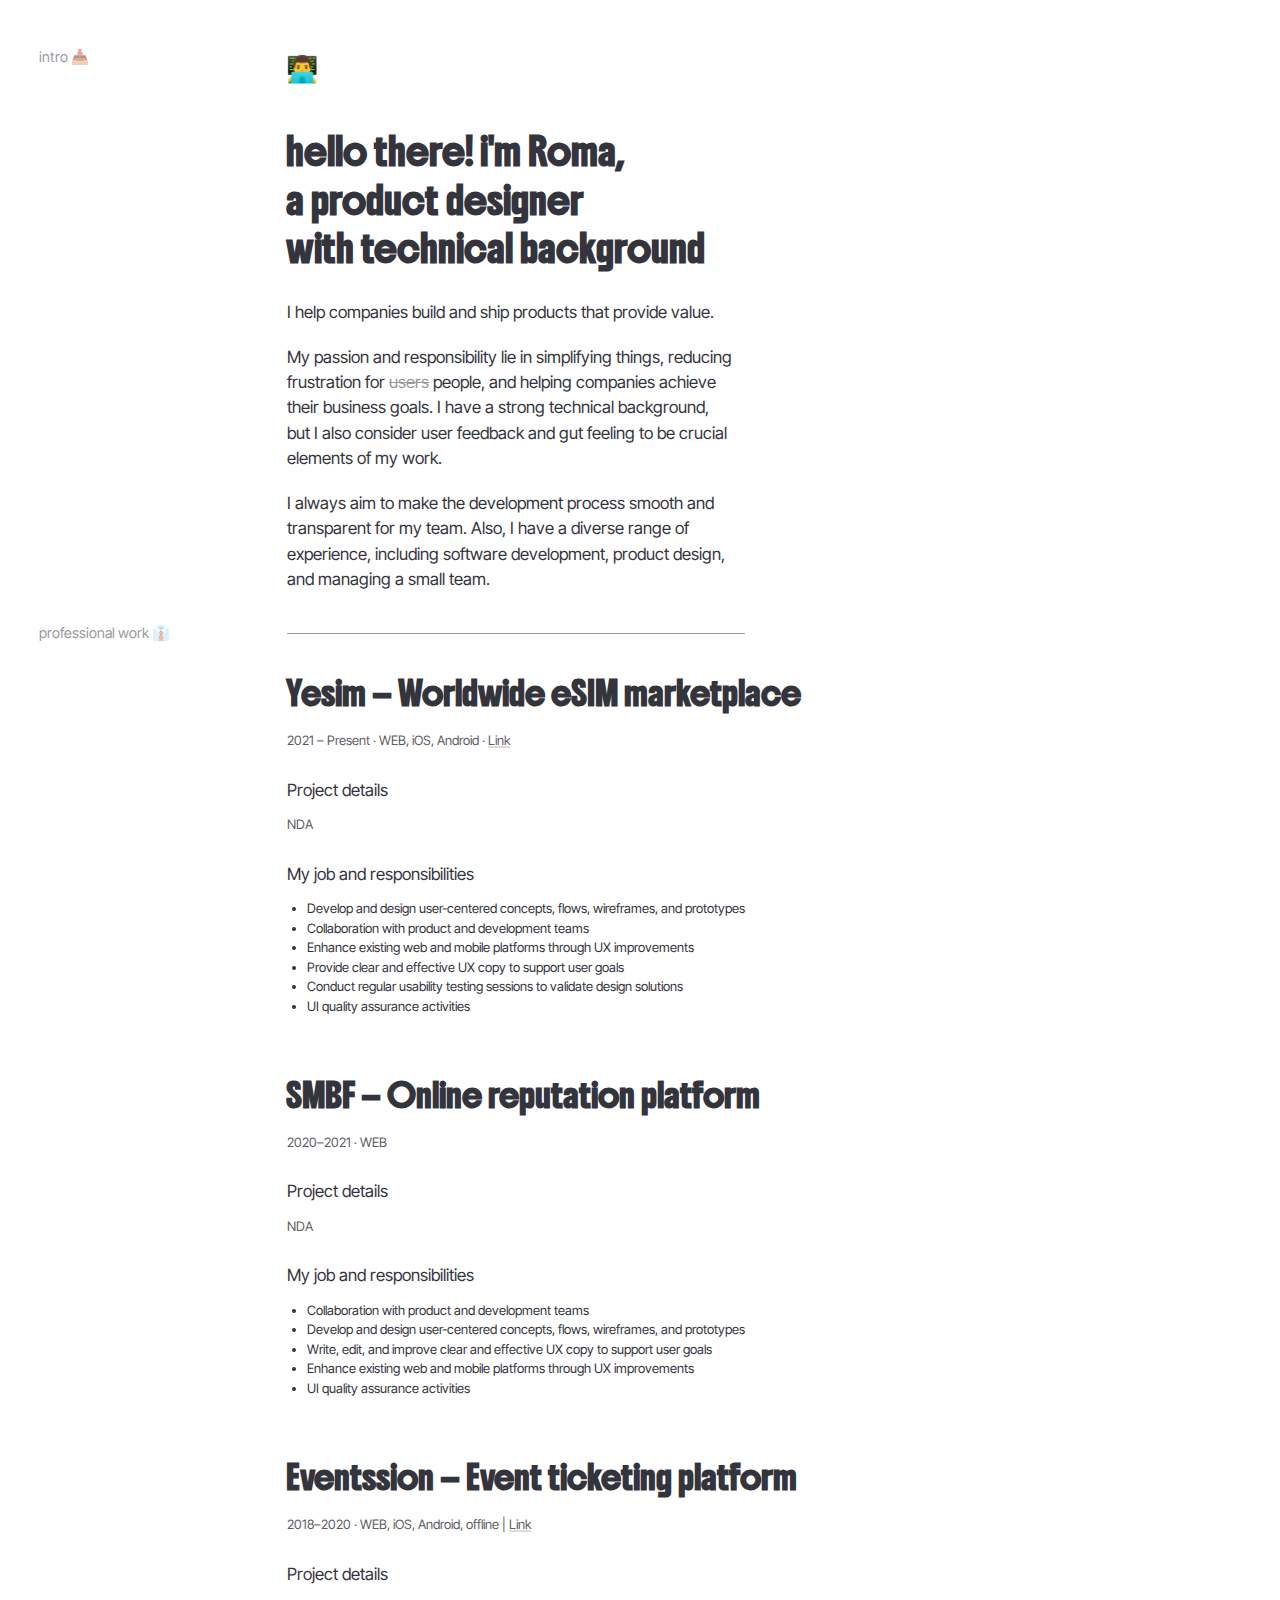
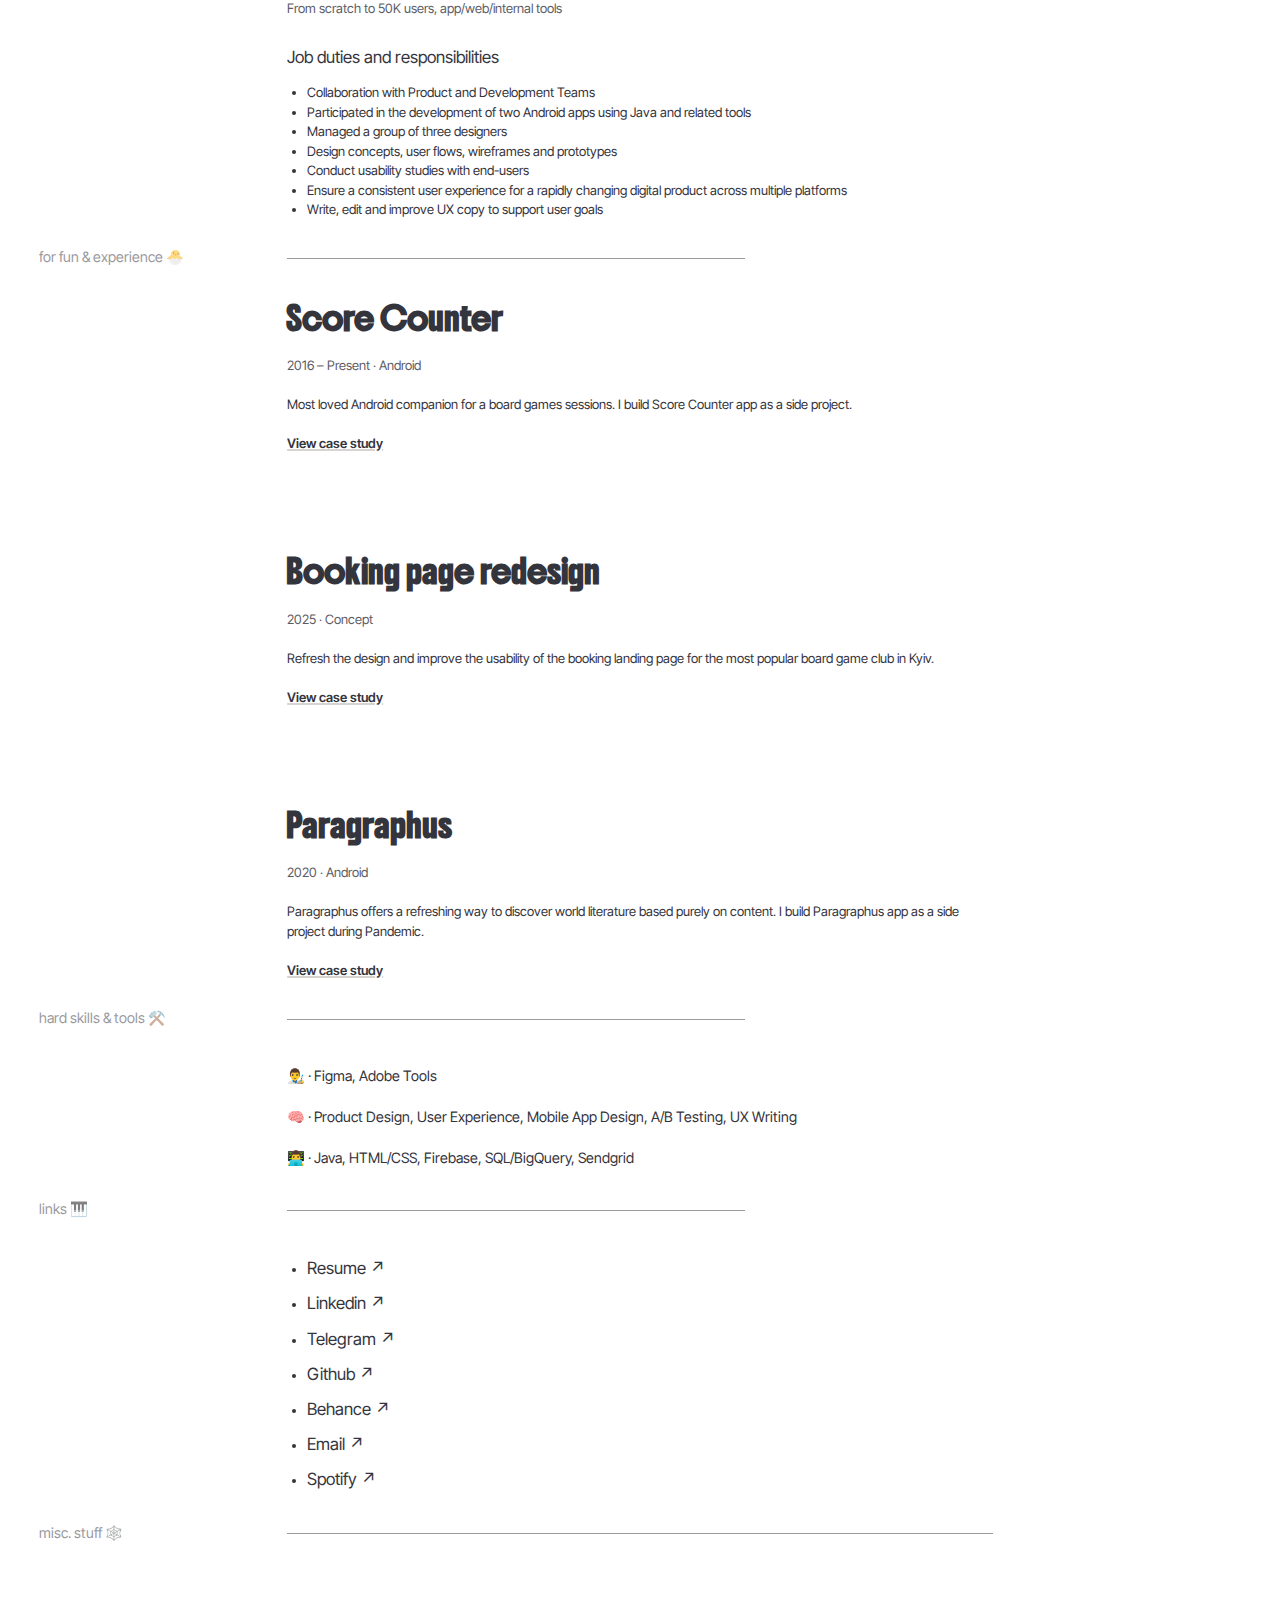
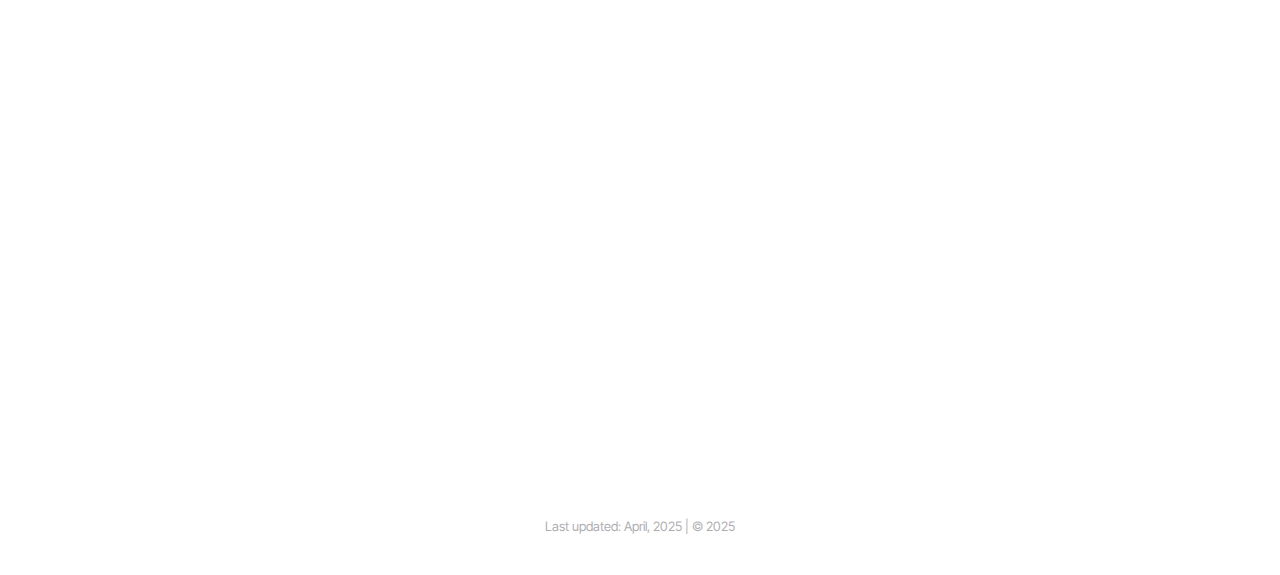
<file: index.html>
<!DOCTYPE html>
<html>

<head>
  <!-- Standard Meta-->
  <meta http-equiv="Content-Type" content="text/html; charset=utf-8">
  <meta name="viewport" content="width=device-width, initial-scale=1">
  <meta http-equiv="X-UA-Compatible" content="IE=edge">
  <!-- Site Properities-->
  <title>Roma Shuliatiev: Product Designer</title>
  <link rel="icon" href="favicon.ico" sizes="32x32">
  <link rel="icon" href="icon.svg" type="image/svg+xml">
  <link rel="apple-touch-icon" href="apple-touch-icon.png">
  <link rel="stylesheet" type="text/css" href="css/style.css" />

  <!-- Open Graph / Facebook -->
  <meta name="title" content="Roma Shuliatiev: Product Designer" />
  <meta name="description" content="I help companies build and ship products that provide value" />
  <meta name="theme-color" content="#FF4552">
  <meta name="description" content="Roma Shuliatiev: Product Designer" />
  <meta name="apple-mobile-web-app-capable" content="yes">
  <meta name="apple-mobile-web-app-status-bar-style" content="black">
  <meta name="apple-mobile-web-app-title" content="Roma Shuliatiev: Product Designer">
  <meta name="title" content="Roma Shuliatiev: Product Designer" />
  <meta name="description" content="I help companies build and ship products that provide value" />

  <!-- Open Graph / Facebook -->
  <meta property="og:type" content="website" />
  <meta property="og:url" content="https://n-apps.github.io/" />
  <meta property="og:title" content="Roma Shuliatiev: Product Designer" />
  <meta property="og:description" content="I help companies build and ship products that provide value" />
  <meta property="og:image"
    content="https://raw.githubusercontent.com/n-apps/n-apps.github.io/master/images/social.jpg" />
  <meta property="og:locale" content="en_US" />

  <!-- Twitter -->
  <meta property="twitter:card" content="summary_large_image" />
  <meta property="twitter:url" content="https://n-apps.github.io/" />
  <meta property="twitter:title" content="Roma Shuliatiev: Product Designer" />
  <meta property="twitter:description" content="I help companies build and ship products that provide value" />
  <meta property="twitter:image"
    content="https://raw.githubusercontent.com/n-apps/n-apps.github.io/master/images/social.jpg" />
</head>

<body>
  <r-grid columns="5">
    <r-cell span="1-1" span-s="row">
      <h4 class="section-title opacity5">intro 📥</h4>
    </r-cell>

    <r-cell span="2-3" span-s="row">
      <h1>👨‍💻</h1>
      <h1>hello there! i'm Roma, a product designer with technical background</h1>
      <h3>I help companies build and ship products that provide value.</h3>
      <h3 class="large">My passion and responsibility lie in simplifying things, reducing frustration for <strike
          class="opacity5">users</strike>
        people, and helping companies achieve their business goals. I have a strong technical background, but I also
        consider user feedback and gut feeling to be crucial elements of my work.</h3>
      <h3>I always aim to make the development process smooth and transparent for my team. Also, I have a diverse range
        of
        experience, including software development, product design, and managing a small team.</h3>
    </r-cell>

    <r-cell span="1-1" span-s="row">
      <h4 class="section-title opacity5">professional work 👔</h4>
    </r-cell>
    <r-cell span="2-3" span-s="row">
      <hr class="opacity5">
    </r-cell>

    <!-- Yesim -->
    <r-cell span="2-4" span-s="row">
      <h2>Yesim — Worldwide eSIM marketplace</h2>
      <p class="single-line opacity8">2021 – Present · WEB, iOS, Android · <a data-goatcounter-click name="Yesim"  href="https://yesim.app/">Link</a></p>
    </r-cell>
    <r-cell span="2-4" span-s="row">
      <h3>Project details</h3>
      <p class="opacity8 single-line">NDA</p>
      <h3>My job and responsibilities</h3>
      <ul class="compact">
        <li>Develop and design user-centered concepts, flows, wireframes, and prototypes</li>
        <li>Collaboration with product and development teams</li>
        <li>Enhance existing web and mobile platforms through UX improvements</li>
        <li>Provide clear and effective UX copy to support user goals</li>
        <li>Conduct regular usability testing sessions to validate design solutions</li>
        <li>UI quality assurance activities</li>
      </ul>
    </r-cell>

    <!-- SMBF -->
    <r-cell span="2-4" span-s="row" style="margin-top: calc(var(--lineHeight) * 2);">
      <h2>SMBF — Online reputation platform</h2>
      <p class="single-line opacity8">2020–2021 · WEB</p>
    </r-cell>
    <r-cell span="2-4" span-s="row">
      <h3>Project details</h3>
      <p class="opacity8 single-line">NDA</p>
      <h3>My job and responsibilities</h3>
      <ul class="compact">
        <li>Collaboration with product and development teams</li>
        <li>Develop and design user-centered concepts, flows, wireframes, and prototypes</li>
        <li>Write, edit, and improve clear and effective UX copy to support user goals</li>
        <li>Enhance existing web and mobile platforms through UX improvements</li>
        <li>UI quality assurance activities</li>
      </ul>
    </r-cell>

    <!-- Eventssion -->
    <r-cell span="2-4" span-s="row" style="margin-top: calc(var(--lineHeight) * 2);">
      <h2>Eventssion — Event ticketing platform</h2>
      <p class="single-line opacity8">2018–2020 · WEB, iOS, Android, offline | <a data-goatcounter-click name="Eventssion" 
          href="https://betalist.com/startups/eventssion">Link</a></p>
    </r-cell>
    <r-cell span="2-4" span-s="row">
      <h3>Project details</h3>
      <p class="opacity8">From scratch to 50K users, app/web/internal tools</p>
      <h3>Job duties and responsibilities</h3>
      <ul class="compact">
        <li>Collaboration with Product and Development Teams</li>
        <li>Participated in the development of two Android apps using Java and related tools</li>
        <li>Managed a group of three designers</li>
        <li>Design concepts, user flows, wireframes and prototypes</li>
        <li>Conduct usability studies with end-users</li>
        <li>Ensure a consistent user experience for a rapidly changing digital product across multiple platforms</li>
        <li>Write, edit and improve UX copy to support user goals</li>
      </ul>
    </r-cell>

    <r-cell span="1-1" span-s="row">
      <h4 class="section-title opacity5">for fun & experience 🐣</h4>
    </r-cell>
    <r-cell span="2-3" span-s="row">
      <hr class="opacity5">
    </r-cell>

    <!-- Счетчик Очков -->
    <r-cell span="2-4" span-s="row">
      <h2>Score Counter</h2>
      <p class="single-line opacity8">2016 – Present · Android</p>
      <p>Most loved Android companion for a board games sessions. I build Score Counter app as a side project.</p>
      <p><b><a href="projects/scorecounterapp.html">View case study</a></b></p>
    </r-cell>

     <!-- Igromag -->
     <r-cell span="2-4" span-s="row" style="margin-top: calc(var(--lineHeight) * 4);">
      <h2>Booking page redesign</h2>
      <p class="single-line opacity8">2025 · Concept</p>
      <p>Refresh the design and improve the usability of the booking landing page for the most popular board game club in Kyiv.</p>
      <p><b><a href="projects/igromag.html">View case study</a></b></p>
    </r-cell>


    <!-- Paragraphus -->
    <r-cell span="2-4" span-s="row" style="margin-top: calc(var(--lineHeight) * 4);">
      <h2>Paragraphus</h2>
      <p class="single-line opacity8">2020 · Android</p>
      <p>Paragraphus offers a refreshing way to discover world literature based purely on content. I build Paragraphus app as a side project during Pandemic.</p>
      <p><b><a href="projects/paragraphus.html">View case study</a></b></p>
    </r-cell>

    <!-- Skills / Tools -->
    <r-cell span="1-1" span-s="row">
      <h4 class="section-title opacity5">hard skills & tools ⚒️</h4>
    </r-cell>
    <r-cell span="2-3" span-s="row">
      <hr class="opacity5">
    </r-cell>
    <r-cell span="2-4" span-s="row">
      <h4>👨‍🎨 · Figma, Adobe Tools</h4>
      <h4>🧠 · Product Design, User Experience, Mobile App Design, A/B Testing, UX Writing</h4>
      <h4>👨‍💻 · Java, HTML/CSS, Firebase, SQL/BigQuery, Sendgrid</h4>
    </r-cell>

    <r-cell span="1-1" span-s="row">
      <h4 class="section-title opacity5">links 🎹</h4>
    </r-cell>
    <r-cell span="2-3" span-s="row">
      <hr class="opacity5">
    </r-cell>
    <r-cell span="2-4" span-s="row">
      <ul class="compact">
        <li>
          <h3><a data-goatcounter-click name="Resume" href="https://drive.google.com/file/d/1jcne-nu4ptd0Jq2FUkaQa6j0ud_eRbc1/view?usp=sharing">Resume</a> ↗
          </h3>
        </li>
        <li>
          <h3><a data-goatcounter-click name="Linkedin" href="https://linkedin.com/in/romashuliatiev">Linkedin</a> ↗</h3>
        </li>
        <li>
          <h3><a data-goatcounter-click name="Telegram" href="https://t.me/artificially_busy">Telegram</a> ↗</h3>
        </li>
        <li>
          <h3><a data-goatcounter-click name="Github" href="https://github.com/n-apps">Github</a> ↗</h3>
        </li>
        <li>
          <h3><a data-goatcounter-click name="Behance" href="https://www.behance.net/artificially_busy">Behance</a> ↗</h3>
        </li>
        <li>
          <h3><a data-goatcounter-click name="Email"  href="mailto:roman.novodvorskiy@gmail.com">Email</a> ↗</h3>
        </li>
        <li>
          <h3><a data-goatcounter-click name="Spotify" href="https://open.spotify.com/user/artificially_busy?si=FGW7GE86SXmipcw9meJHpQ">Spotify</a> ↗</h3>
        </li>
      </ul>
    </r-cell>
    <r-cell span="1-1" span-s="row">
      <h4 class="section-title opacity5">misc. stuff 🕸️</h4>
    </r-cell>
    <r-cell span="2-4" span-s="row">
      <hr class="opacity5">
    </r-cell>
    <r-cell span="2-4" span-s="row">
      <r-grid columns="2" columns-s="row">
        <r-cell span="2" span-s="row">
          <iframe style="border-radius:2px"
            src="https://open.spotify.com/embed/playlist/7l76Uft1j0j2p4pdLjGvUP?utm_source=generator&theme=0"
            width="100%" height="480" frameBorder="0" allowfullscreen=""
            allow="autoplay; clipboard-write; encrypted-media; fullscreen; picture-in-picture" loading="lazy"></iframe>
        </r-cell>
      </r-grid>
    </r-cell>

    <!-- Footer -->

    <r-cell span="row">
      <footer id="footer">
        <p class="center padding2 opacity4">Last updated: April, 2025 | © 2025</p>
      </footer>
    </r-cell>
  </r-grid>
  <script>
    Array.prototype.forEach.call(document.getElementsByTagName('a'), function (link) {
      if (!link.href.startsWith('/') &&
        !link.href.startsWith('../') &&
        !link.href.startsWith('#') &&
        !link.hostname.includes(window.location.hostname)) {
        link.target = "_blank";
      }
    })
  </script>
  <script data-goatcounter="https://n-apps.goatcounter.com/count"
  async src="//gc.zgo.at/count.js"></script>
</body>

</html>
</file>
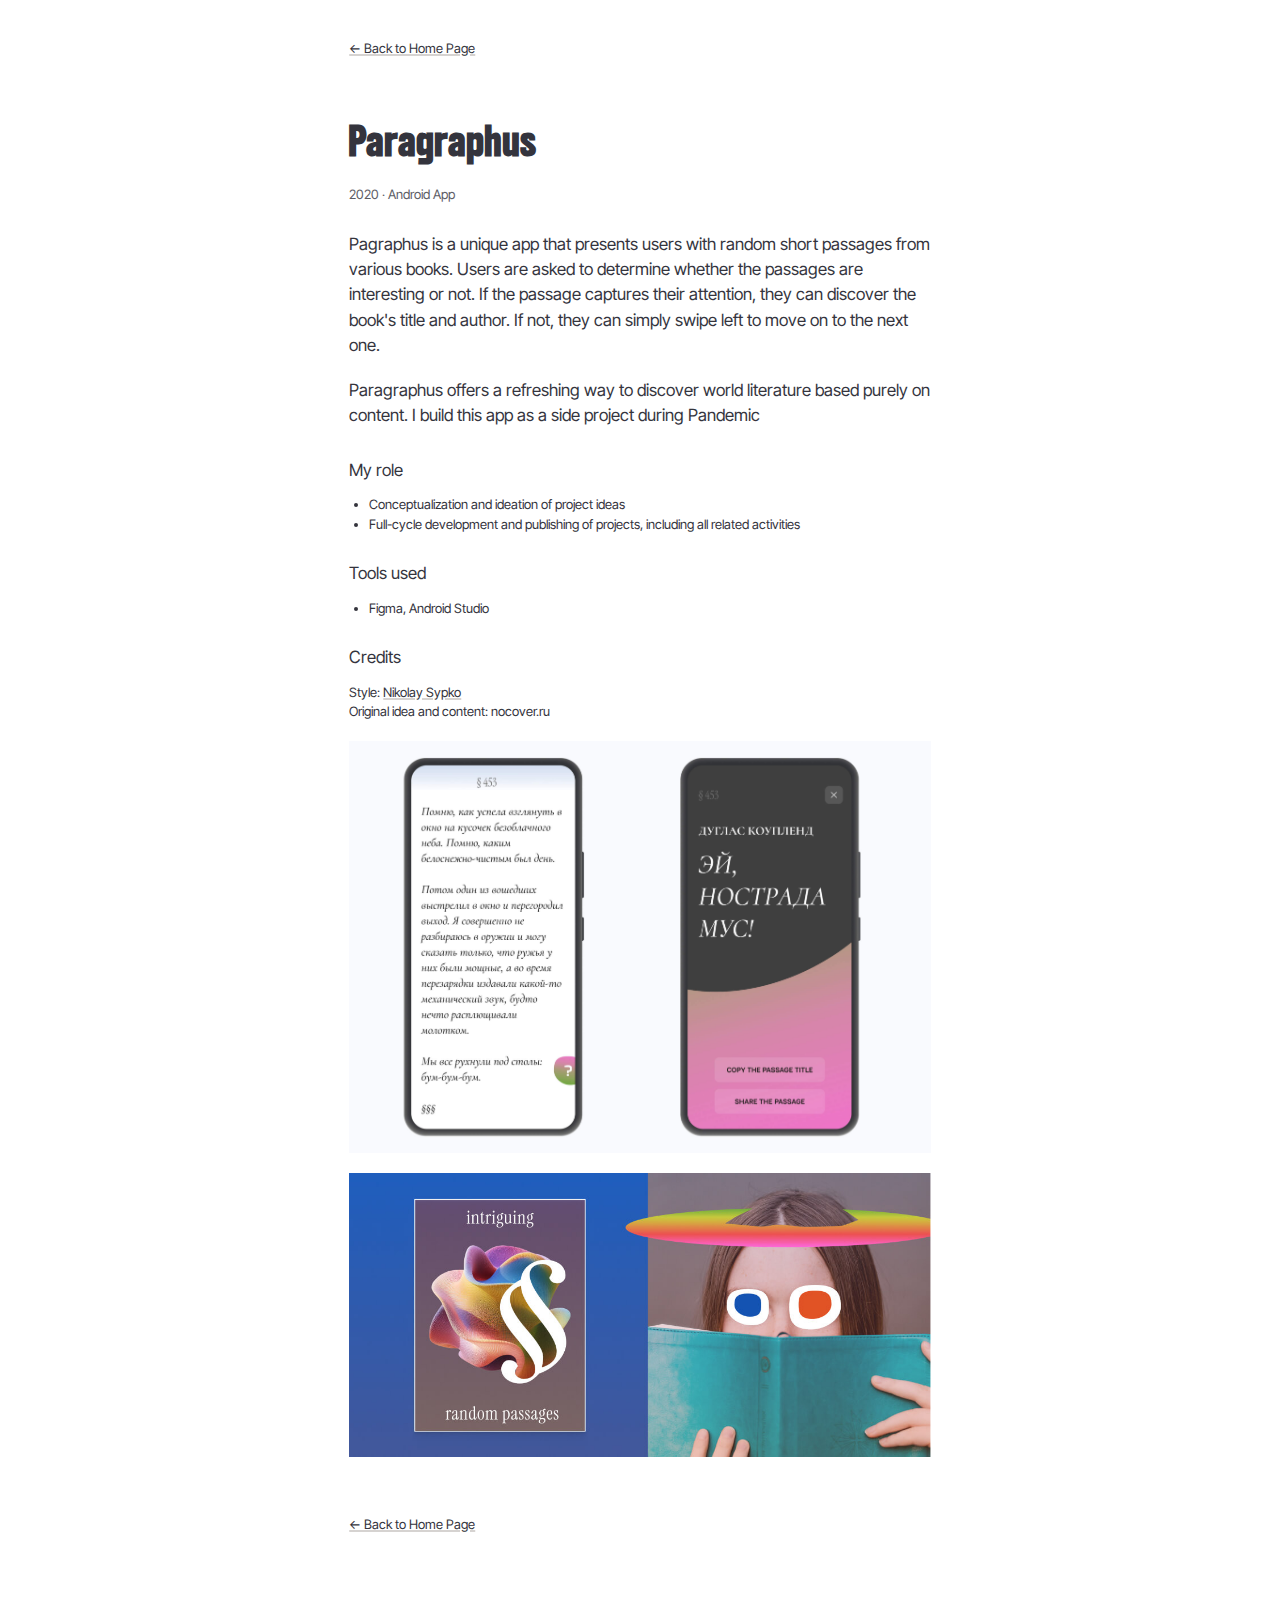
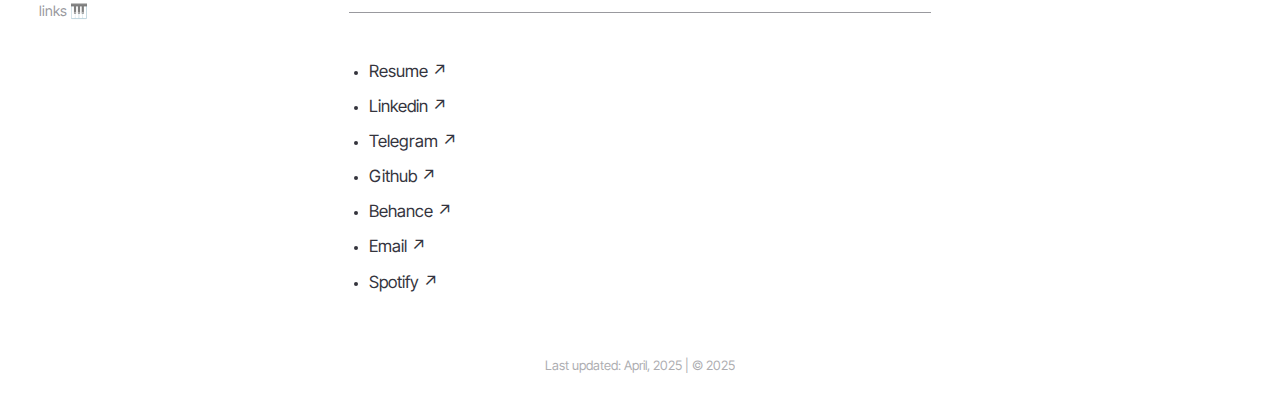
<file: projects/paragraphus.html>
<!DOCTYPE html>
<html>

<head>
  <!-- Standard Meta-->
  <meta http-equiv="Content-Type" content="text/html; charset=utf-8">
  <meta name="viewport" content="width=device-width, initial-scale=1">
  <meta http-equiv="X-UA-Compatible" content="IE=edge">
  <!-- Site Properities-->
  <title>Roma Shuliatiev: Product Designer</title>
  <link rel="icon" href="../favicon.ico" sizes="32x32">
  <link rel="icon" href="../icon.svg" type="image/svg+xml">
  <link rel="apple-touch-icon" href="../apple-touch-icon.png">
  <link rel="stylesheet" type="text/css" href="../css/style.css" />

  <!-- Open Graph / Facebook -->
  <meta name="title" content="Roma Shuliatiev: Product Designer" />
  <meta name="description" content="I help companies build and ship products that provide value" />
  <meta name="theme-color" content="#FF4552">
  <meta name="description" content="Roma Shuliatiev: Product Designer" />
  <meta name="apple-mobile-web-app-capable" content="yes">
  <meta name="apple-mobile-web-app-status-bar-style" content="black">
  <meta name="apple-mobile-web-app-title" content="Roma Shuliatiev: Product Designer">
  <meta name="title" content="Roma Shuliatiev: Product Designer" />
  <meta name="description" content="I help companies build and ship products that provide value" />

  <!-- Open Graph / Facebook -->
  <meta property="og:type" content="website" />
  <meta property="og:url" content="https://n-apps.github.io/" />
  <meta property="og:title" content="Roma Shuliatiev: Product Designer" />
  <meta property="og:description" content="I help companies build and ship products that provide value" />
  <meta property="og:image"
    content="https://raw.githubusercontent.com/n-apps/n-apps.github.io/master/images/social.jpg" />
  <meta property="og:locale" content="en_US" />

  <!-- Twitter -->
  <meta property="twitter:card" content="summary_large_image" />
  <meta property="twitter:url" content="https://n-apps.github.io/" />
  <meta property="twitter:title" content="Roma Shuliatiev: Product Designer" />
  <meta property="twitter:description" content="I help companies build and ship products that provide value" />
  <meta property="twitter:image"
    content="https://raw.githubusercontent.com/n-apps/n-apps.github.io/master/images/social.jpg" />
</head>

<body>

  <r-grid columns="4">
    <r-cell span="2-3" span-s="row">
      <p>
        <a href="../index.html">← Back to Home Page</a>
      </p>
    <br> 
    </r-cell>
     <r-cell span="2-3" span-s="row">
      <h1>Paragraphus</h1>
      <p class="single-line opacity8">2020 · Android App</p>
      </r-cell>
      <r-cell span="2-3" span-s="row">
        <h3>Pagraphus is a unique app that presents users with random short passages from various books.
          Users are asked to determine whether the passages are interesting or not. If the passage captures
          their attention, they can discover the book's title and author. If not, they can simply swipe left to move
          on to the next one.</h3>
        <h3>Paragraphus offers a refreshing way to discover world literature based purely on content. I build this app as a side project during Pandemic</h3>
      </r-cell>
      <r-cell span="2-3" span-s="row">
        <h3>My role</h3>
        <ul class="compact">
          <li>Conceptualization and ideation of project ideas</li>
          <li>Full-cycle development and publishing of projects, including all related activities</li>
        </ul>
     
      <h3>Tools used</h3>
      <ul class="compact">
        <li>Figma, Android Studio</li>
      </ul>
      <h3>Credits</h3>
      <p>Style: <a href="https://t.me/ocaptainmycaptain228">Nikolay Sypko</a><br>Original idea and content: nocover.ru</p>
</r-cell>
    <r-cell span="2-3" span-s="row">
      <img src="images/p01.jpg" >
    </r-cell>
    <r-cell span="2-3" span-s="row">
      <img src="images/p02.jpg" >
    </r-cell>

    <r-cell span="2-3" span-s="row">
      <br>
      <br>
      <p>
        <a href="../index.html">← Back to Home Page</a>
      </p>
    <br> 
    </r-cell>
    <r-cell span="1-1" span-s="row">
      <h4 class="section-title opacity5">links 🎹</h4>
    </r-cell>
    <r-cell span="2-3" span-s="row">
      <hr class="opacity5">
    </r-cell>
    <r-cell span="2-3" span-s="row">
      <ul class="compact">
        <li>
          <h3><a data-goatcounter-click name="Resume" href="https://drive.google.com/file/d/1jcne-nu4ptd0Jq2FUkaQa6j0ud_eRbc1/view?usp=sharing">Resume</a> ↗
          </h3>
        </li>
        <li>
          <h3><a data-goatcounter-click name="Linkedin" href="https://linkedin.com/in/romashuliatiev">Linkedin</a> ↗</h3>
        </li>
        <li>
          <h3><a data-goatcounter-click name="Telegram" href="https://t.me/artificially_busy">Telegram</a> ↗</h3>
        </li>
        <li>
          <h3><a data-goatcounter-click name="Github" href="https://github.com/n-apps">Github</a> ↗</h3>
        </li>
        <li>
          <h3><a data-goatcounter-click name="Behance" href="https://www.behance.net/artificially_busy">Behance</a> ↗</h3>
        </li>
        <li>
          <h3><a data-goatcounter-click name="Email"  href="mailto:roman.novodvorskiy@gmail.com">Email</a> ↗</h3>
        </li>
        <li>
          <h3><a data-goatcounter-click name="Spotify" href="https://open.spotify.com/user/artificially_busy?si=FGW7GE86SXmipcw9meJHpQ">Spotify</a> ↗</h3>
        </li>
      </ul>
    </r-cell>

    <!-- Footer -->

    <r-cell span="row">
      <footer id="footer">
        <p class="center padding2 opacity4">Last updated: April, 2025 | © 2025</p>
      </footer>
    </r-cell>
  </r-grid>
  <script>
    Array.prototype.forEach.call(document.getElementsByTagName('a'), function (link) {
      if (!link.href.startsWith('/') && 
      !link.href.startsWith('../') && 
      !link.href.startsWith('#') && 
      !link.hostname.includes(window.location.hostname)) {
    link.target = "_blank";
  }
    })
  </script>
  <script data-goatcounter="https://n-apps.goatcounter.com/count"
    async src="//gc.zgo.at/count.js"></script>
</body>

</html>
</file>
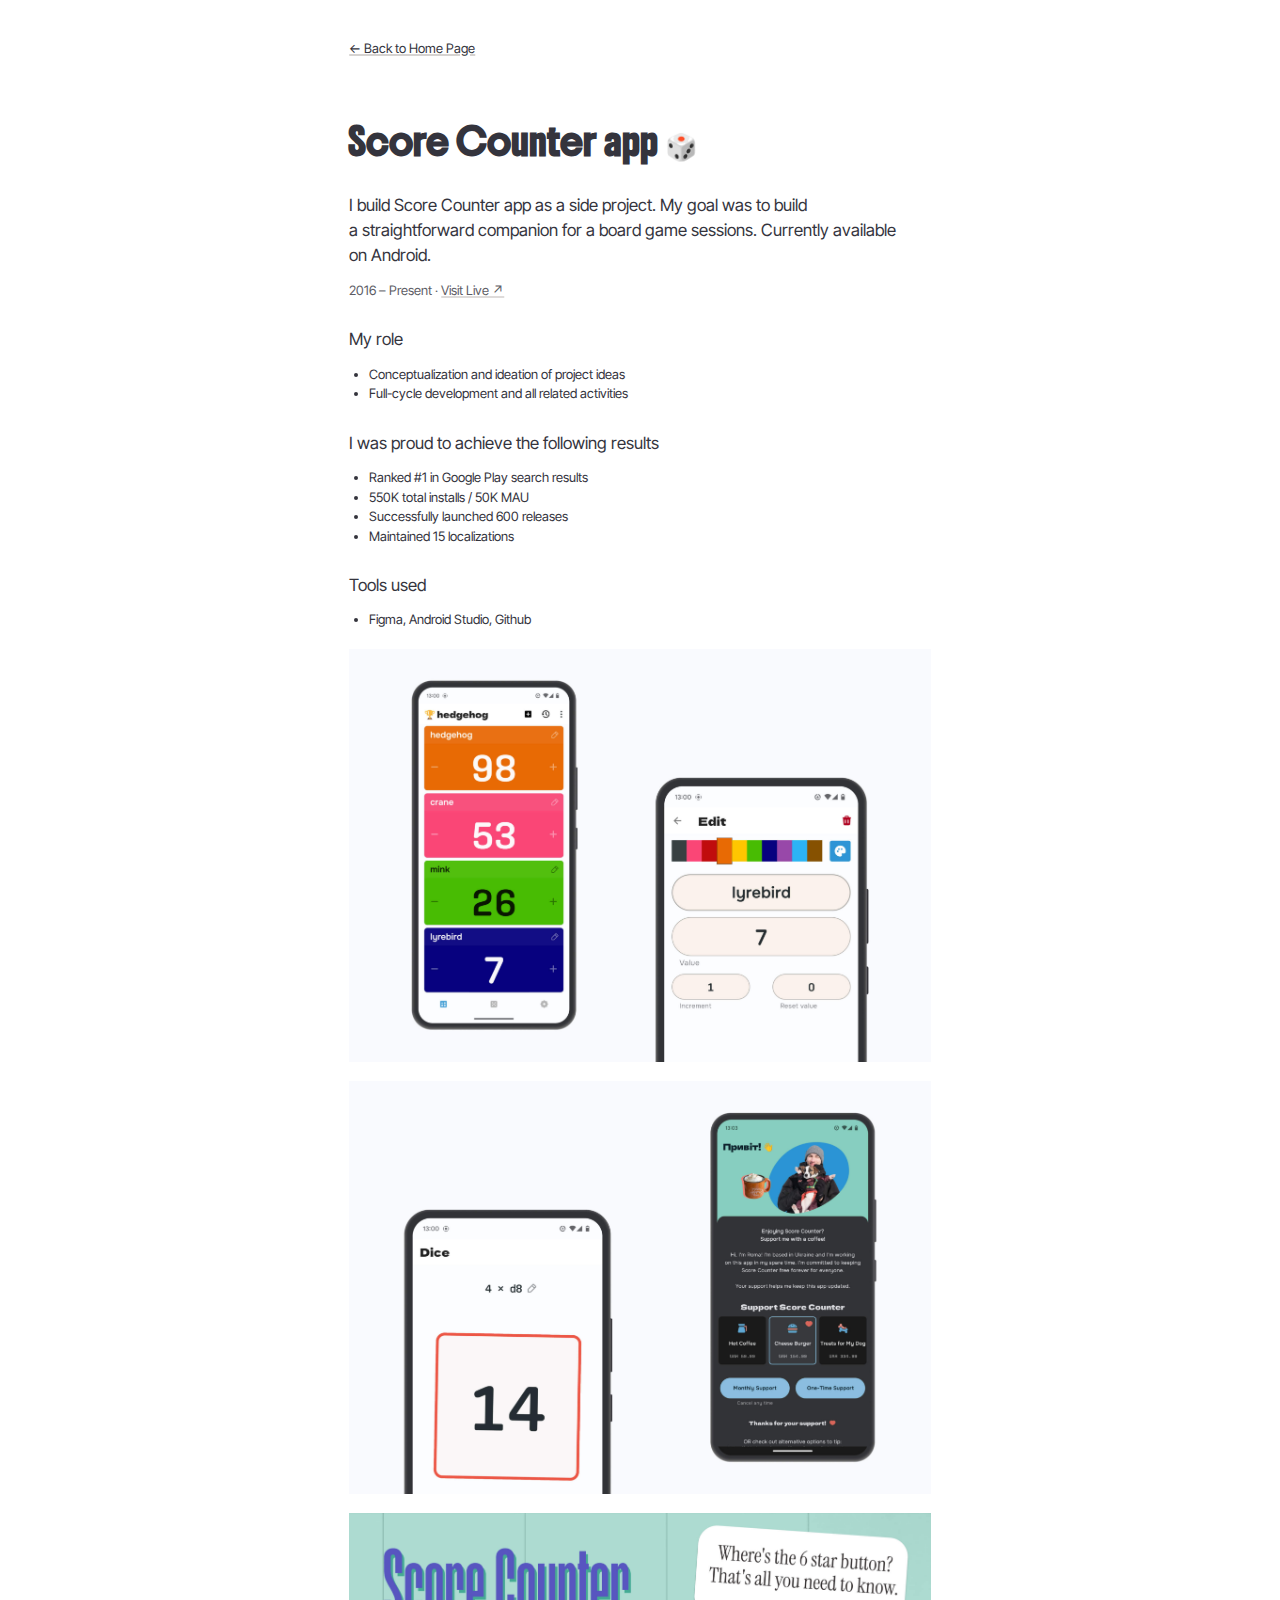
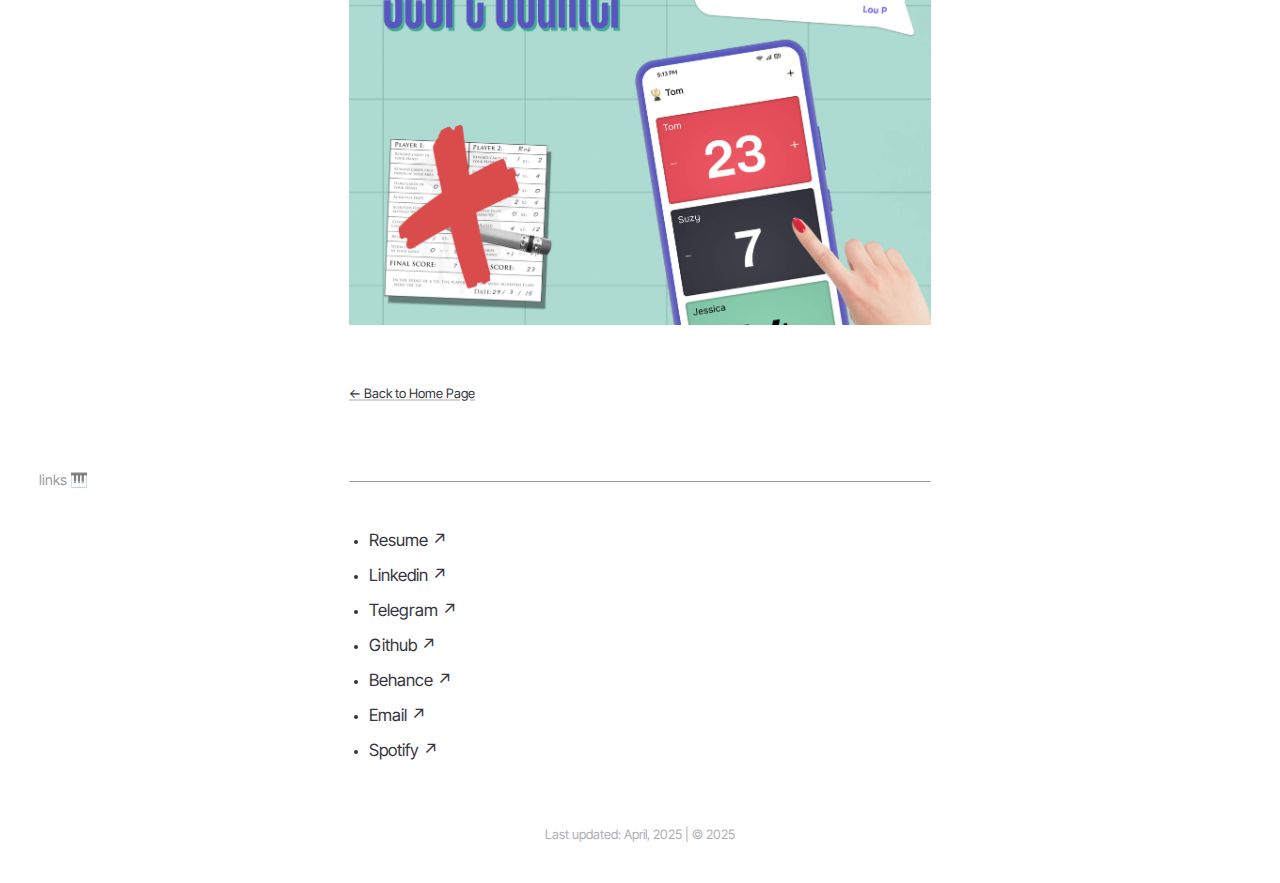
<file: projects/scorecounterapp.html>
<!DOCTYPE html>
<html>

<head>
  <!-- Standard Meta-->
  <meta http-equiv="Content-Type" content="text/html; charset=utf-8">
  <meta name="viewport" content="width=device-width, initial-scale=1">
  <meta http-equiv="X-UA-Compatible" content="IE=edge">
  <!-- Site Properities-->
  <title>Roma Shuliatiev: Product Designer</title>
  <link rel="icon" href="../favicon.ico" sizes="32x32">
  <link rel="icon" href="../icon.svg" type="image/svg+xml">
  <link rel="apple-touch-icon" href="../apple-touch-icon.png">
  <link rel="stylesheet" type="text/css" href="../css/style.css" />

  <!-- Open Graph / Facebook -->
  <meta name="title" content="Roma Shuliatiev: Product Designer" />
  <meta name="description" content="I help companies build and ship products that provide value" />
  <meta name="theme-color" content="#FF4552">
  <meta name="description" content="Roma Shuliatiev: Product Designer" />
  <meta name="apple-mobile-web-app-capable" content="yes">
  <meta name="apple-mobile-web-app-status-bar-style" content="black">
  <meta name="apple-mobile-web-app-title" content="Roma Shuliatiev: Product Designer">
  <meta name="title" content="Roma Shuliatiev: Product Designer" />
  <meta name="description" content="I help companies build and ship products that provide value" />

  <!-- Open Graph / Facebook -->
  <meta property="og:type" content="website" />
  <meta property="og:url" content="https://n-apps.github.io/" />
  <meta property="og:title" content="Roma Shuliatiev: Product Designer" />
  <meta property="og:description" content="I help companies build and ship products that provide value" />
  <meta property="og:image"
    content="https://raw.githubusercontent.com/n-apps/n-apps.github.io/master/images/social.jpg" />
  <meta property="og:locale" content="en_US" />

  <!-- Twitter -->
  <meta property="twitter:card" content="summary_large_image" />
  <meta property="twitter:url" content="https://n-apps.github.io/" />
  <meta property="twitter:title" content="Roma Shuliatiev: Product Designer" />
  <meta property="twitter:description" content="I help companies build and ship products that provide value" />
  <meta property="twitter:image"
    content="https://raw.githubusercontent.com/n-apps/n-apps.github.io/master/images/social.jpg" />
</head>

<body>

  <r-grid columns="4">
    <r-cell span="2-3" span-s="row">
      <p>
        <a href="../index.html">← Back to Home Page</a>
      </p>
    <br> 
    </r-cell>
     <r-cell span="2-3" span-s="row">
      <h1>Score Counter app 🎲</h1>
      <h3>I build Score Counter app as a side project. My goal was to build a straightforward companion for a board game sessions. Currently available on Android.
      </h3>
      <p class="single-line opacity8">2016 – Present · <a data-goatcounter-click name="Play Store"  href="https://play.google.com/store/apps/details?id=ua.napps.scorekeeper">Visit Live ↗</a></p>
      </r-cell>
    <r-cell span="2-3" span-s="row">
      <h3>My role</h3>
      <ul class="compact">
        <li>Conceptualization and ideation of project ideas</li>
        <li>Full-cycle development and all related activities</li>
      </ul>
    </r-cell>
    <r-cell span="2-3" span-s="row">
      <h3>I was proud to achieve the following results</h3>
      <ul class="compact">
        <li>Ranked #1 in Google Play search results</li>
        <li>550K total installs / 50K MAU</li>
        <li>Successfully launched 600 releases</li>
        <li>Maintained 15 localizations</li>
      </ul>
      <h3>Tools used</h3>
      <ul class="compact">
        <li>Figma, Android Studio, Github</li>
      </ul>
    </r-cell>
    <r-cell span="2-3" span-s="row">
      <img src="images/sc01.jpg" >
    </r-cell>
    <r-cell span="2-3" span-s="row">
      <img src="images/sc02.jpg" >
    </r-cell>
    <r-cell span="2-3" span-s="row">
      <img src="images/sc03.jpg" >
    </r-cell>


    <r-cell span="2-3" span-s="row">
      <br>
      <br>
      <p>
        <a href="../index.html">← Back to Home Page</a>
      </p>
    <br> 
    </r-cell>
    <r-cell span="1-1" span-s="row">
      <h4 class="section-title opacity5">links 🎹</h4>
    </r-cell>
    <r-cell span="2-3" span-s="row">
      <hr class="opacity5">
    </r-cell>
    <r-cell span="2-3" span-s="row">
      <ul class="compact">
        <li>
          <h3><a data-goatcounter-click name="Resume" href="https://drive.google.com/file/d/1jcne-nu4ptd0Jq2FUkaQa6j0ud_eRbc1/view?usp=sharing">Resume</a> ↗
          </h3>
        </li>
        <li>
          <h3><a data-goatcounter-click name="Linkedin" href="https://linkedin.com/in/romashuliatiev">Linkedin</a> ↗</h3>
        </li>
        <li>
          <h3><a data-goatcounter-click name="Telegram" href="https://t.me/artificially_busy">Telegram</a> ↗</h3>
        </li>
        <li>
          <h3><a data-goatcounter-click name="Github" href="https://github.com/n-apps">Github</a> ↗</h3>
        </li>
        <li>
          <h3><a data-goatcounter-click name="Behance" href="https://www.behance.net/artificially_busy">Behance</a> ↗</h3>
        </li>
        <li>
          <h3><a data-goatcounter-click name="Email"  href="mailto:roman.novodvorskiy@gmail.com">Email</a> ↗</h3>
        </li>
        <li>
          <h3><a data-goatcounter-click name="Spotify" href="https://open.spotify.com/user/artificially_busy?si=FGW7GE86SXmipcw9meJHpQ">Spotify</a> ↗</h3>
        </li>
      </ul>
    </r-cell>

    <!-- Footer -->

    <r-cell span="row">
      <footer id="footer">
        <p class="center padding2 opacity4">Last updated: April, 2025 | © 2025</p>
      </footer>
    </r-cell>
  </r-grid>
  <script>
    Array.prototype.forEach.call(document.getElementsByTagName('a'), function (link) {
      if (!link.href.startsWith('/') && 
      !link.href.startsWith('../') && 
      !link.href.startsWith('#') && 
      !link.hostname.includes(window.location.hostname)) {
    link.target = "_blank";
  }
    })
  </script>
  <script data-goatcounter="https://n-apps.goatcounter.com/count"
    async src="//gc.zgo.at/count.js"></script>
</body>

</html>
</file>
<file: css/style.css>
@import url('https://fonts.googleapis.com/css2?family=Boldonse&family=Inter+Tight:ital,wght@0,100..900;1,100..900&display=swap');

/*

Variables

*/
:root {
  /*
  Font size is the basis of all other measurements.
  It's either constant or viewport-relative. Choose one.

  Constant: */
  --fontSize: 13px; 

 /* Veiwport-relative (100% / EMs-across-viewport) 
  --fontSize: calc(100vw / 80); */
}

/* @media only screen and (max-width: 600px) {
  :root {
    --fontSize: calc(100vw / 30);
  }
} */

:root {
  --sansFont:"Inter Tight", ui-sans-serif, system-ui, sans-serif;
  --displayFont:"Boldonse", ui-serif, Charter, "Bitstream Charter", "Sitka Text", Cambria, serif;
  /* line height is the basis for vertical spacing */
  --lineHeight: calc(var(--fontSize) * 1.5);
  /* horizontal and vertical spacing basis */
  --baseline: calc(var(--lineHeight) / 2);
  /* spacing around blocks */
  --blockSpacingTop: 0px;
  --blockSpacingBottom: var(--lineHeight);
  /* horizontal rule */
  --hrThickness: 1px;
  /* heading size */
  --h1-size: 2rem;
  --h2-size: 1.8rem;
  --h3-size: 1.3rem;
  --h4-size: 1.1rem;
  /* grid spacing */
  --columnGap: calc(var(--lineHeight) * 2);
  --rowGap: var(--lineHeight);
  /* 1 pixel */
  --displayScale: 1;
  --pixel: 1px;
  /* Colors */
  --foreground-color-rgb: 52, 52, 61;
  --foreground-color-a: 1;
  --foreground-color: rgba(var(--foreground-color-rgb), var(--foreground-color-a));
  --background-color: #ffffff;
  --accent-color: #FF4552;
  --text-decoration-color:#d6d3d1;

}

@media only screen and (-webkit-min-device-pixel-ratio: 1.5), only screen and (min-device-pixel-ratio: 1.5), only screen and (min-resolution: 1.5dppx) {
  :root {
    --displayScale: 2;
    --pixel: 0.5px;
  }
}

@media only screen and (-webkit-min-device-pixel-ratio: 2.5), only screen and (min-device-pixel-ratio: 2.5), only screen and (min-resolution: 2.5dppx) {
  :root {
    --displayScale: 3;
    --pixel: 0.34px;
  }
}

@media only screen and (-webkit-min-device-pixel-ratio: 3.5), only screen and (min-device-pixel-ratio: 3.5), only screen and (min-resolution: 3.5dppx) {
  :root {
    --displayScale: 4;
    --pixel: 0.25px;
  }
}

@media (prefers-color-scheme:dark) {
  :root {
    --background-color: #333;
    --foreground-color-rgb: 255, 255, 255;
    --foreground-color-a: 1;
    --foreground-color: rgba(var(--foreground-color-rgb), var(--foreground-color-a));
    --accent-color: #c23b44;
  }
}

/*@media only screen and (max-device-width: 812px) and (orientation: landscape) { :root {
  --fontSize: 1.7vw;
}}*/
/*
  Josh's Custom CSS Reset
  https://www.joshwcomeau.com/css/custom-css-reset/
*/
*, *::before, *::after {
  box-sizing: border-box;
}

* {
  margin: 0;
}

html, body {
  height: 100%;
}

body {
  line-height: 1.5;
  -webkit-font-smoothing: antialiased;
}

img, picture, video, canvas, svg {
  display: block;
  max-width: 100%;
}

input, button, textarea, select {
  font: inherit;
}

p, h1, h2, h3, h4, h5, h6 {
  overflow-wrap: break-word;
}

/* Raster grid subsystem (rsms.me/raster) */
r-grid {
  display: grid;
  --grid-tc: repeat(4, 1fr);
  grid-template-columns: var(--grid-tc);
  --grid-cs: 1;
  /* column start */
  --grid-ce: -1
    /* column end */
}

/* r-cell -- cell or column */
r-grid>r-cell {
  display: block;
  -moz-appearance: none;
  appearance: none;
  -webkit-appearance: none
}

r-grid[columns="1"] {
  --grid-tc: repeat(1, 1fr)
}

r-grid[columns="2"] {
  --grid-tc: repeat(2, 1fr)
}

r-grid[columns="3"] {
  --grid-tc: repeat(3, 1fr)
}

r-grid[columns="4"] {
  --grid-tc: repeat(4, 1fr)
}

r-grid[columns="5"] {
  --grid-tc: repeat(5, 1fr)
}

r-grid[columns="6"] {
  --grid-tc: repeat(6, 1fr)
}

r-grid[columns="7"] {
  --grid-tc: repeat(7, 1fr)
}

r-grid[columns="8"] {
  --grid-tc: repeat(8, 1fr)
}

r-grid[columns="9"] {
  --grid-tc: repeat(9, 1fr)
}

r-grid[columns="10"] {
  --grid-tc: repeat(10, 1fr)
}

r-grid[columns="11"] {
  --grid-tc: repeat(11, 1fr)
}

r-grid[columns="12"] {
  --grid-tc: repeat(12, 1fr)
}

r-grid[columns="13"] {
  --grid-tc: repeat(13, 1fr)
}

r-grid[columns="14"] {
  --grid-tc: repeat(14, 1fr)
}

r-grid[columns="15"] {
  --grid-tc: repeat(15, 1fr)
}

r-grid[columns="16"] {
  --grid-tc: repeat(16, 1fr)
}

r-grid[columns="17"] {
  --grid-tc: repeat(17, 1fr)
}

r-grid[columns="18"] {
  --grid-tc: repeat(18, 1fr)
}

r-grid[columns="19"] {
  --grid-tc: repeat(19, 1fr)
}

r-grid[columns="20"] {
  --grid-tc: repeat(20, 1fr)
}

r-grid[columns="21"] {
  --grid-tc: repeat(21, 1fr)
}

r-grid[columns="22"] {
  --grid-tc: repeat(22, 1fr)
}

r-grid[columns="23"] {
  --grid-tc: repeat(23, 1fr)
}

r-grid[columns="24"] {
  --grid-tc: repeat(24, 1fr)
}

r-grid[columns="25"] {
  --grid-tc: repeat(25, 1fr)
}

r-grid[columns="26"] {
  --grid-tc: repeat(26, 1fr)
}

r-grid[columns="27"] {
  --grid-tc: repeat(27, 1fr)
}

r-grid[columns="28"] {
  --grid-tc: repeat(28, 1fr)
}

r-grid[columns="29"] {
  --grid-tc: repeat(29, 1fr)
}

r-grid[columns="30"] {
  --grid-tc: repeat(30, 1fr)
}

/* span=start... */
r-grid>r-cell[span^="1"] {
  --grid-cs: 1
}

r-grid>r-cell[span^="2"] {
  --grid-cs: 2
}

r-grid>r-cell[span^="3"] {
  --grid-cs: 3
}

r-grid>r-cell[span^="4"] {
  --grid-cs: 4
}

r-grid>r-cell[span^="5"] {
  --grid-cs: 5
}

r-grid>r-cell[span^="6"] {
  --grid-cs: 6
}

r-grid>r-cell[span^="7"] {
  --grid-cs: 7
}

r-grid>r-cell[span^="8"] {
  --grid-cs: 8
}

r-grid>r-cell[span^="9"] {
  --grid-cs: 9
}

r-grid>r-cell[span^="10"] {
  --grid-cs: 10
}

r-grid>r-cell[span^="11"] {
  --grid-cs: 11
}

r-grid>r-cell[span^="12"] {
  --grid-cs: 12
}

r-grid>r-cell[span^="13"] {
  --grid-cs: 13
}

r-grid>r-cell[span^="14"] {
  --grid-cs: 14
}

r-grid>r-cell[span^="15"] {
  --grid-cs: 15
}

r-grid>r-cell[span^="16"] {
  --grid-cs: 16
}

r-grid>r-cell[span^="17"] {
  --grid-cs: 17
}

r-grid>r-cell[span^="18"] {
  --grid-cs: 18
}

r-grid>r-cell[span^="19"] {
  --grid-cs: 19
}

r-grid>r-cell[span^="20"] {
  --grid-cs: 20
}

r-grid>r-cell[span^="21"] {
  --grid-cs: 21
}

r-grid>r-cell[span^="22"] {
  --grid-cs: 22
}

r-grid>r-cell[span^="23"] {
  --grid-cs: 23
}

r-grid>r-cell[span^="24"] {
  --grid-cs: 24
}

r-grid>r-cell[span^="25"] {
  --grid-cs: 25
}

r-grid>r-cell[span^="26"] {
  --grid-cs: 26
}

r-grid>r-cell[span^="27"] {
  --grid-cs: 27
}

r-grid>r-cell[span^="28"] {
  --grid-cs: 28
}

r-grid>r-cell[span^="29"] {
  --grid-cs: 29
}

r-grid>r-cell[span^="30"] {
  --grid-cs: 30
}

/* span=...+width, span=...-end */
r-grid>r-cell[span$="+1"], r-grid>r-cell[span="1"] {
  --grid-ce: 1
}

r-grid>r-cell[span$="+2"], r-grid>r-cell[span$="-1"], r-grid>r-cell[span="2"] {
  --grid-ce: 2
}

r-grid>r-cell[span$="+3"], r-grid>r-cell[span$="-2"], r-grid>r-cell[span="3"] {
  --grid-ce: 3
}

r-grid>r-cell[span$="+4"], r-grid>r-cell[span$="-3"], r-grid>r-cell[span="4"] {
  --grid-ce: 4
}

r-grid>r-cell[span$="+5"], r-grid>r-cell[span$="-4"], r-grid>r-cell[span="5"] {
  --grid-ce: 5
}

r-grid>r-cell[span$="+6"], r-grid>r-cell[span$="-5"], r-grid>r-cell[span="6"] {
  --grid-ce: 6
}

r-grid>r-cell[span$="+7"], r-grid>r-cell[span$="-6"], r-grid>r-cell[span="7"] {
  --grid-ce: 7
}

r-grid>r-cell[span$="+8"], r-grid>r-cell[span$="-7"], r-grid>r-cell[span="8"] {
  --grid-ce: 8
}

r-grid>r-cell[span$="+9"], r-grid>r-cell[span$="-8"], r-grid>r-cell[span="9"] {
  --grid-ce: 9
}

r-grid>r-cell[span$="+10"], r-grid>r-cell[span$="-9"], r-grid>r-cell[span="10"] {
  --grid-ce: 10
}

r-grid>r-cell[span$="+11"], r-grid>r-cell[span$="-10"], r-grid>r-cell[span="11"] {
  --grid-ce: 11
}

r-grid>r-cell[span$="+12"], r-grid>r-cell[span$="-11"], r-grid>r-cell[span="12"] {
  --grid-ce: 12
}

r-grid>r-cell[span$="+13"], r-grid>r-cell[span$="-12"], r-grid>r-cell[span="13"] {
  --grid-ce: 13
}

r-grid>r-cell[span$="+14"], r-grid>r-cell[span$="-13"], r-grid>r-cell[span="14"] {
  --grid-ce: 14
}

r-grid>r-cell[span$="+15"], r-grid>r-cell[span$="-14"], r-grid>r-cell[span="15"] {
  --grid-ce: 15
}

r-grid>r-cell[span$="+16"], r-grid>r-cell[span$="-15"], r-grid>r-cell[span="16"] {
  --grid-ce: 16
}

r-grid>r-cell[span$="+17"], r-grid>r-cell[span$="-16"], r-grid>r-cell[span="17"] {
  --grid-ce: 17
}

r-grid>r-cell[span$="+18"], r-grid>r-cell[span$="-17"], r-grid>r-cell[span="18"] {
  --grid-ce: 18
}

r-grid>r-cell[span$="+19"], r-grid>r-cell[span$="-18"], r-grid>r-cell[span="19"] {
  --grid-ce: 19
}

r-grid>r-cell[span$="+20"], r-grid>r-cell[span$="-19"], r-grid>r-cell[span="20"] {
  --grid-ce: 20
}

r-grid>r-cell[span$="+21"], r-grid>r-cell[span$="-20"], r-grid>r-cell[span="21"] {
  --grid-ce: 21
}

r-grid>r-cell[span$="+22"], r-grid>r-cell[span$="-21"], r-grid>r-cell[span="22"] {
  --grid-ce: 22
}

r-grid>r-cell[span$="+23"], r-grid>r-cell[span$="-22"], r-grid>r-cell[span="23"] {
  --grid-ce: 23
}

r-grid>r-cell[span$="+24"], r-grid>r-cell[span$="-23"], r-grid>r-cell[span="24"] {
  --grid-ce: 24
}

r-grid>r-cell[span$="+25"], r-grid>r-cell[span$="-24"], r-grid>r-cell[span="25"] {
  --grid-ce: 25
}

r-grid>r-cell[span$="+26"], r-grid>r-cell[span$="-25"], r-grid>r-cell[span="26"] {
  --grid-ce: 26
}

r-grid>r-cell[span$="+27"], r-grid>r-cell[span$="-26"], r-grid>r-cell[span="27"] {
  --grid-ce: 27
}

r-grid>r-cell[span$="+28"], r-grid>r-cell[span$="-27"], r-grid>r-cell[span="28"] {
  --grid-ce: 28
}

r-grid>r-cell[span$="+29"], r-grid>r-cell[span$="-28"], r-grid>r-cell[span="29"] {
  --grid-ce: 29
}

r-grid>r-cell[span$="+30"], r-grid>r-cell[span$="-29"], r-grid>r-cell[span="30"] {
  --grid-ce: 30
}

r-grid>r-cell[span$="-30"] {
  --grid-ce: 31
}

/* connect vars */
r-grid>r-cell[span] {
  grid-column-end: span var(--grid-ce)
}

r-grid>r-cell[span*="+"], r-grid>r-cell[span*="-"], r-grid>r-cell[span*=".."] {
  grid-column-start: var(--grid-cs)
}

r-grid>r-cell[span*="-"], r-grid>r-cell[span*=".."] {
  grid-column-end: var(--grid-ce)
}

r-grid>r-cell[span="row"] {
  grid-column: 1 / -1
}

/* for window width <= 600 */
@media only screen and (max-width: 600px) {
  r-grid[columns-s="1"] {
    --grid-tc: repeat(1, 1fr)
  }

  r-grid[columns-s="2"] {
    --grid-tc: repeat(2, 1fr)
  }

  r-grid[columns-s="3"] {
    --grid-tc: repeat(3, 1fr)
  }

  r-grid[columns-s="4"] {
    --grid-tc: repeat(4, 1fr)
  }

  r-grid[columns-s="5"] {
    --grid-tc: repeat(5, 1fr)
  }

  r-grid[columns-s="6"] {
    --grid-tc: repeat(6, 1fr)
  }

  r-grid[columns-s="7"] {
    --grid-tc: repeat(7, 1fr)
  }

  r-grid[columns-s="8"] {
    --grid-tc: repeat(8, 1fr)
  }

  r-grid[columns-s="9"] {
    --grid-tc: repeat(9, 1fr)
  }

  r-grid[columns-s="10"] {
    --grid-tc: repeat(10, 1fr)
  }

  r-grid[columns-s="11"] {
    --grid-tc: repeat(11, 1fr)
  }

  r-grid[columns-s="12"] {
    --grid-tc: repeat(12, 1fr)
  }

  r-grid[columns-s="13"] {
    --grid-tc: repeat(13, 1fr)
  }

  r-grid[columns-s="14"] {
    --grid-tc: repeat(14, 1fr)
  }

  r-grid[columns-s="15"] {
    --grid-tc: repeat(15, 1fr)
  }

  r-grid[columns-s="16"] {
    --grid-tc: repeat(16, 1fr)
  }

  r-grid[columns-s="17"] {
    --grid-tc: repeat(17, 1fr)
  }

  r-grid[columns-s="18"] {
    --grid-tc: repeat(18, 1fr)
  }

  r-grid[columns-s="19"] {
    --grid-tc: repeat(19, 1fr)
  }

  r-grid[columns-s="20"] {
    --grid-tc: repeat(20, 1fr)
  }

  r-grid[columns-s="21"] {
    --grid-tc: repeat(21, 1fr)
  }

  r-grid[columns-s="22"] {
    --grid-tc: repeat(22, 1fr)
  }

  r-grid[columns-s="23"] {
    --grid-tc: repeat(23, 1fr)
  }

  r-grid[columns-s="24"] {
    --grid-tc: repeat(24, 1fr)
  }

  r-grid[columns-s="25"] {
    --grid-tc: repeat(25, 1fr)
  }

  r-grid[columns-s="26"] {
    --grid-tc: repeat(26, 1fr)
  }

  r-grid[columns-s="27"] {
    --grid-tc: repeat(27, 1fr)
  }

  r-grid[columns-s="28"] {
    --grid-tc: repeat(28, 1fr)
  }

  r-grid[columns-s="29"] {
    --grid-tc: repeat(29, 1fr)
  }

  r-grid[columns-s="30"] {
    --grid-tc: repeat(30, 1fr)
  }

  /* span-s=start... */
  r-grid>r-cell[span-s^="1"] {
    --grid-cs: 1
  }

  r-grid>r-cell[span-s^="2"] {
    --grid-cs: 2
  }

  r-grid>r-cell[span-s^="3"] {
    --grid-cs: 3
  }

  r-grid>r-cell[span-s^="4"] {
    --grid-cs: 4
  }

  r-grid>r-cell[span-s^="5"] {
    --grid-cs: 5
  }

  r-grid>r-cell[span-s^="6"] {
    --grid-cs: 6
  }

  r-grid>r-cell[span-s^="7"] {
    --grid-cs: 7
  }

  r-grid>r-cell[span-s^="8"] {
    --grid-cs: 8
  }

  r-grid>r-cell[span-s^="9"] {
    --grid-cs: 9
  }

  r-grid>r-cell[span-s^="10"] {
    --grid-cs: 10
  }

  r-grid>r-cell[span-s^="11"] {
    --grid-cs: 11
  }

  r-grid>r-cell[span-s^="12"] {
    --grid-cs: 12
  }

  r-grid>r-cell[span-s^="13"] {
    --grid-cs: 13
  }

  r-grid>r-cell[span-s^="14"] {
    --grid-cs: 14
  }

  r-grid>r-cell[span-s^="15"] {
    --grid-cs: 15
  }

  r-grid>r-cell[span-s^="16"] {
    --grid-cs: 16
  }

  r-grid>r-cell[span-s^="17"] {
    --grid-cs: 17
  }

  r-grid>r-cell[span-s^="18"] {
    --grid-cs: 18
  }

  r-grid>r-cell[span-s^="19"] {
    --grid-cs: 19
  }

  r-grid>r-cell[span-s^="20"] {
    --grid-cs: 20
  }

  r-grid>r-cell[span-s^="21"] {
    --grid-cs: 21
  }

  r-grid>r-cell[span-s^="22"] {
    --grid-cs: 22
  }

  r-grid>r-cell[span-s^="23"] {
    --grid-cs: 23
  }

  r-grid>r-cell[span-s^="24"] {
    --grid-cs: 24
  }

  r-grid>r-cell[span-s^="25"] {
    --grid-cs: 25
  }

  r-grid>r-cell[span-s^="26"] {
    --grid-cs: 26
  }

  r-grid>r-cell[span-s^="27"] {
    --grid-cs: 27
  }

  r-grid>r-cell[span-s^="28"] {
    --grid-cs: 28
  }

  r-grid>r-cell[span-s^="29"] {
    --grid-cs: 29
  }

  r-grid>r-cell[span-s^="30"] {
    --grid-cs: 30
  }

  /* span-s=...+width, span-s=...-end */
  r-grid>r-cell[span-s$="+1"], r-grid>r-cell[span-s="1"] {
    --grid-ce: 1
  }

  r-grid>r-cell[span-s$="+2"], r-grid>r-cell[span-s$="-1"], r-grid>r-cell[span-s="2"] {
    --grid-ce: 2
  }

  r-grid>r-cell[span-s$="+3"], r-grid>r-cell[span-s$="-2"], r-grid>r-cell[span-s="3"] {
    --grid-ce: 3
  }

  r-grid>r-cell[span-s$="+4"], r-grid>r-cell[span-s$="-3"], r-grid>r-cell[span-s="4"] {
    --grid-ce: 4
  }

  r-grid>r-cell[span-s$="+5"], r-grid>r-cell[span-s$="-4"], r-grid>r-cell[span-s="5"] {
    --grid-ce: 5
  }

  r-grid>r-cell[span-s$="+6"], r-grid>r-cell[span-s$="-5"], r-grid>r-cell[span-s="6"] {
    --grid-ce: 6
  }

  r-grid>r-cell[span-s$="+7"], r-grid>r-cell[span-s$="-6"], r-grid>r-cell[span-s="7"] {
    --grid-ce: 7
  }

  r-grid>r-cell[span-s$="+8"], r-grid>r-cell[span-s$="-7"], r-grid>r-cell[span-s="8"] {
    --grid-ce: 8
  }

  r-grid>r-cell[span-s$="+9"], r-grid>r-cell[span-s$="-8"], r-grid>r-cell[span-s="9"] {
    --grid-ce: 9
  }

  r-grid>r-cell[span-s$="+10"], r-grid>r-cell[span-s$="-9"], r-grid>r-cell[span-s="10"] {
    --grid-ce: 10
  }

  r-grid>r-cell[span-s$="+11"], r-grid>r-cell[span-s$="-10"], r-grid>r-cell[span-s="11"] {
    --grid-ce: 11
  }

  r-grid>r-cell[span-s$="+12"], r-grid>r-cell[span-s$="-11"], r-grid>r-cell[span-s="12"] {
    --grid-ce: 12
  }

  r-grid>r-cell[span-s$="+13"], r-grid>r-cell[span-s$="-12"], r-grid>r-cell[span-s="13"] {
    --grid-ce: 13
  }

  r-grid>r-cell[span-s$="+14"], r-grid>r-cell[span-s$="-13"], r-grid>r-cell[span-s="14"] {
    --grid-ce: 14
  }

  r-grid>r-cell[span-s$="+15"], r-grid>r-cell[span-s$="-14"], r-grid>r-cell[span-s="15"] {
    --grid-ce: 15
  }

  r-grid>r-cell[span-s$="+16"], r-grid>r-cell[span-s$="-15"], r-grid>r-cell[span-s="16"] {
    --grid-ce: 16
  }

  r-grid>r-cell[span-s$="+17"], r-grid>r-cell[span-s$="-16"], r-grid>r-cell[span-s="17"] {
    --grid-ce: 17
  }

  r-grid>r-cell[span-s$="+18"], r-grid>r-cell[span-s$="-17"], r-grid>r-cell[span-s="18"] {
    --grid-ce: 18
  }

  r-grid>r-cell[span-s$="+19"], r-grid>r-cell[span-s$="-18"], r-grid>r-cell[span-s="19"] {
    --grid-ce: 19
  }

  r-grid>r-cell[span-s$="+20"], r-grid>r-cell[span-s$="-19"], r-grid>r-cell[span-s="20"] {
    --grid-ce: 20
  }

  r-grid>r-cell[span-s$="+21"], r-grid>r-cell[span-s$="-20"], r-grid>r-cell[span-s="21"] {
    --grid-ce: 21
  }

  r-grid>r-cell[span-s$="+22"], r-grid>r-cell[span-s$="-21"], r-grid>r-cell[span-s="22"] {
    --grid-ce: 22
  }

  r-grid>r-cell[span-s$="+23"], r-grid>r-cell[span-s$="-22"], r-grid>r-cell[span-s="23"] {
    --grid-ce: 23
  }

  r-grid>r-cell[span-s$="+24"], r-grid>r-cell[span-s$="-23"], r-grid>r-cell[span-s="24"] {
    --grid-ce: 24
  }

  r-grid>r-cell[span-s$="+25"], r-grid>r-cell[span-s$="-24"], r-grid>r-cell[span-s="25"] {
    --grid-ce: 25
  }

  r-grid>r-cell[span-s$="+26"], r-grid>r-cell[span-s$="-25"], r-grid>r-cell[span-s="26"] {
    --grid-ce: 26
  }

  r-grid>r-cell[span-s$="+27"], r-grid>r-cell[span-s$="-26"], r-grid>r-cell[span-s="27"] {
    --grid-ce: 27
  }

  r-grid>r-cell[span-s$="+28"], r-grid>r-cell[span-s$="-27"], r-grid>r-cell[span-s="28"] {
    --grid-ce: 28
  }

  r-grid>r-cell[span-s$="+29"], r-grid>r-cell[span-s$="-28"], r-grid>r-cell[span-s="29"] {
    --grid-ce: 29
  }

  r-grid>r-cell[span-s$="+30"], r-grid>r-cell[span-s$="-29"], r-grid>r-cell[span-s="30"] {
    --grid-ce: 30
  }

  r-grid>r-cell[span-s$="-30"] {
    --grid-ce: 31
  }

  /* connect vars */
  r-grid>r-cell[span-s] {
    grid-column-end: span var(--grid-ce)
  }

  r-grid>r-cell[span-s*="+"], r-grid>r-cell[span-s*="-"], r-grid>r-cell[span-s*=".."] {
    grid-column-start: var(--grid-cs)
  }

  r-grid>r-cell[span-s*="-"], r-grid>r-cell[span-s*=".."] {
    grid-column-end: var(--grid-ce)
  }

  r-grid>r-cell[span-s="row"] {
    grid-column: 1 / -1
  }
}

/* for window width >= 1600 */
@media only screen and (min-width: 1599px) {
  r-grid[columns-l="1"] {
    --grid-tc: repeat(1, 1fr)
  }

  r-grid[columns-l="2"] {
    --grid-tc: repeat(2, 1fr)
  }

  r-grid[columns-l="3"] {
    --grid-tc: repeat(3, 1fr)
  }

  r-grid[columns-l="4"] {
    --grid-tc: repeat(4, 1fr)
  }

  r-grid[columns-l="5"] {
    --grid-tc: repeat(5, 1fr)
  }

  r-grid[columns-l="6"] {
    --grid-tc: repeat(6, 1fr)
  }

  r-grid[columns-l="7"] {
    --grid-tc: repeat(7, 1fr)
  }

  r-grid[columns-l="8"] {
    --grid-tc: repeat(8, 1fr)
  }

  r-grid[columns-l="9"] {
    --grid-tc: repeat(9, 1fr)
  }

  r-grid[columns-l="10"] {
    --grid-tc: repeat(10, 1fr)
  }

  r-grid[columns-l="11"] {
    --grid-tc: repeat(11, 1fr)
  }

  r-grid[columns-l="12"] {
    --grid-tc: repeat(12, 1fr)
  }

  r-grid[columns-l="13"] {
    --grid-tc: repeat(13, 1fr)
  }

  r-grid[columns-l="14"] {
    --grid-tc: repeat(14, 1fr)
  }

  r-grid[columns-l="15"] {
    --grid-tc: repeat(15, 1fr)
  }

  r-grid[columns-l="16"] {
    --grid-tc: repeat(16, 1fr)
  }

  r-grid[columns-l="17"] {
    --grid-tc: repeat(17, 1fr)
  }

  r-grid[columns-l="18"] {
    --grid-tc: repeat(18, 1fr)
  }

  r-grid[columns-l="19"] {
    --grid-tc: repeat(19, 1fr)
  }

  r-grid[columns-l="20"] {
    --grid-tc: repeat(20, 1fr)
  }

  r-grid[columns-l="21"] {
    --grid-tc: repeat(21, 1fr)
  }

  r-grid[columns-l="22"] {
    --grid-tc: repeat(22, 1fr)
  }

  r-grid[columns-l="23"] {
    --grid-tc: repeat(23, 1fr)
  }

  r-grid[columns-l="24"] {
    --grid-tc: repeat(24, 1fr)
  }

  r-grid[columns-l="25"] {
    --grid-tc: repeat(25, 1fr)
  }

  r-grid[columns-l="26"] {
    --grid-tc: repeat(26, 1fr)
  }

  r-grid[columns-l="27"] {
    --grid-tc: repeat(27, 1fr)
  }

  r-grid[columns-l="28"] {
    --grid-tc: repeat(28, 1fr)
  }

  r-grid[columns-l="29"] {
    --grid-tc: repeat(29, 1fr)
  }

  r-grid[columns-l="30"] {
    --grid-tc: repeat(30, 1fr)
  }

  /* span-l=start... */
  r-grid>r-cell[span-l^="1"] {
    --grid-cs: 1
  }

  r-grid>r-cell[span-l^="2"] {
    --grid-cs: 2
  }

  r-grid>r-cell[span-l^="3"] {
    --grid-cs: 3
  }

  r-grid>r-cell[span-l^="4"] {
    --grid-cs: 4
  }

  r-grid>r-cell[span-l^="5"] {
    --grid-cs: 5
  }

  r-grid>r-cell[span-l^="6"] {
    --grid-cs: 6
  }

  r-grid>r-cell[span-l^="7"] {
    --grid-cs: 7
  }

  r-grid>r-cell[span-l^="8"] {
    --grid-cs: 8
  }

  r-grid>r-cell[span-l^="9"] {
    --grid-cs: 9
  }

  r-grid>r-cell[span-l^="10"] {
    --grid-cs: 10
  }

  r-grid>r-cell[span-l^="11"] {
    --grid-cs: 11
  }

  r-grid>r-cell[span-l^="12"] {
    --grid-cs: 12
  }

  r-grid>r-cell[span-l^="13"] {
    --grid-cs: 13
  }

  r-grid>r-cell[span-l^="14"] {
    --grid-cs: 14
  }

  r-grid>r-cell[span-l^="15"] {
    --grid-cs: 15
  }

  r-grid>r-cell[span-l^="16"] {
    --grid-cs: 16
  }

  r-grid>r-cell[span-l^="17"] {
    --grid-cs: 17
  }

  r-grid>r-cell[span-l^="18"] {
    --grid-cs: 18
  }

  r-grid>r-cell[span-l^="19"] {
    --grid-cs: 19
  }

  r-grid>r-cell[span-l^="20"] {
    --grid-cs: 20
  }

  r-grid>r-cell[span-l^="21"] {
    --grid-cs: 21
  }

  r-grid>r-cell[span-l^="22"] {
    --grid-cs: 22
  }

  r-grid>r-cell[span-l^="23"] {
    --grid-cs: 23
  }

  r-grid>r-cell[span-l^="24"] {
    --grid-cs: 24
  }

  r-grid>r-cell[span-l^="25"] {
    --grid-cs: 25
  }

  r-grid>r-cell[span-l^="26"] {
    --grid-cs: 26
  }

  r-grid>r-cell[span-l^="27"] {
    --grid-cs: 27
  }

  r-grid>r-cell[span-l^="28"] {
    --grid-cs: 28
  }

  r-grid>r-cell[span-l^="29"] {
    --grid-cs: 29
  }

  r-grid>r-cell[span-l^="30"] {
    --grid-cs: 30
  }

  /* span-l=...+width, span-l=...-end */
  r-grid>r-cell[span-l$="+1"], r-grid>r-cell[span-l="1"] {
    --grid-ce: 1
  }

  r-grid>r-cell[span-l$="+2"], r-grid>r-cell[span-l$="-1"], r-grid>r-cell[span-l="2"] {
    --grid-ce: 2
  }

  r-grid>r-cell[span-l$="+3"], r-grid>r-cell[span-l$="-2"], r-grid>r-cell[span-l="3"] {
    --grid-ce: 3
  }

  r-grid>r-cell[span-l$="+4"], r-grid>r-cell[span-l$="-3"], r-grid>r-cell[span-l="4"] {
    --grid-ce: 4
  }

  r-grid>r-cell[span-l$="+5"], r-grid>r-cell[span-l$="-4"], r-grid>r-cell[span-l="5"] {
    --grid-ce: 5
  }

  r-grid>r-cell[span-l$="+6"], r-grid>r-cell[span-l$="-5"], r-grid>r-cell[span-l="6"] {
    --grid-ce: 6
  }

  r-grid>r-cell[span-l$="+7"], r-grid>r-cell[span-l$="-6"], r-grid>r-cell[span-l="7"] {
    --grid-ce: 7
  }

  r-grid>r-cell[span-l$="+8"], r-grid>r-cell[span-l$="-7"], r-grid>r-cell[span-l="8"] {
    --grid-ce: 8
  }

  r-grid>r-cell[span-l$="+9"], r-grid>r-cell[span-l$="-8"], r-grid>r-cell[span-l="9"] {
    --grid-ce: 9
  }

  r-grid>r-cell[span-l$="+10"], r-grid>r-cell[span-l$="-9"], r-grid>r-cell[span-l="10"] {
    --grid-ce: 10
  }

  r-grid>r-cell[span-l$="+11"], r-grid>r-cell[span-l$="-10"], r-grid>r-cell[span-l="11"] {
    --grid-ce: 11
  }

  r-grid>r-cell[span-l$="+12"], r-grid>r-cell[span-l$="-11"], r-grid>r-cell[span-l="12"] {
    --grid-ce: 12
  }

  r-grid>r-cell[span-l$="+13"], r-grid>r-cell[span-l$="-12"], r-grid>r-cell[span-l="13"] {
    --grid-ce: 13
  }

  r-grid>r-cell[span-l$="+14"], r-grid>r-cell[span-l$="-13"], r-grid>r-cell[span-l="14"] {
    --grid-ce: 14
  }

  r-grid>r-cell[span-l$="+15"], r-grid>r-cell[span-l$="-14"], r-grid>r-cell[span-l="15"] {
    --grid-ce: 15
  }

  r-grid>r-cell[span-l$="+16"], r-grid>r-cell[span-l$="-15"], r-grid>r-cell[span-l="16"] {
    --grid-ce: 16
  }

  r-grid>r-cell[span-l$="+17"], r-grid>r-cell[span-l$="-16"], r-grid>r-cell[span-l="17"] {
    --grid-ce: 17
  }

  r-grid>r-cell[span-l$="+18"], r-grid>r-cell[span-l$="-17"], r-grid>r-cell[span-l="18"] {
    --grid-ce: 18
  }

  r-grid>r-cell[span-l$="+19"], r-grid>r-cell[span-l$="-18"], r-grid>r-cell[span-l="19"] {
    --grid-ce: 19
  }

  r-grid>r-cell[span-l$="+20"], r-grid>r-cell[span-l$="-19"], r-grid>r-cell[span-l="20"] {
    --grid-ce: 20
  }

  r-grid>r-cell[span-l$="+21"], r-grid>r-cell[span-l$="-20"], r-grid>r-cell[span-l="21"] {
    --grid-ce: 21
  }

  r-grid>r-cell[span-l$="+22"], r-grid>r-cell[span-l$="-21"], r-grid>r-cell[span-l="22"] {
    --grid-ce: 22
  }

  r-grid>r-cell[span-l$="+23"], r-grid>r-cell[span-l$="-22"], r-grid>r-cell[span-l="23"] {
    --grid-ce: 23
  }

  r-grid>r-cell[span-l$="+24"], r-grid>r-cell[span-l$="-23"], r-grid>r-cell[span-l="24"] {
    --grid-ce: 24
  }

  r-grid>r-cell[span-l$="+25"], r-grid>r-cell[span-l$="-24"], r-grid>r-cell[span-l="25"] {
    --grid-ce: 25
  }

  r-grid>r-cell[span-l$="+26"], r-grid>r-cell[span-l$="-25"], r-grid>r-cell[span-l="26"] {
    --grid-ce: 26
  }

  r-grid>r-cell[span-l$="+27"], r-grid>r-cell[span-l$="-26"], r-grid>r-cell[span-l="27"] {
    --grid-ce: 27
  }

  r-grid>r-cell[span-l$="+28"], r-grid>r-cell[span-l$="-27"], r-grid>r-cell[span-l="28"] {
    --grid-ce: 28
  }

  r-grid>r-cell[span-l$="+29"], r-grid>r-cell[span-l$="-28"], r-grid>r-cell[span-l="29"] {
    --grid-ce: 29
  }

  r-grid>r-cell[span-l$="+30"], r-grid>r-cell[span-l$="-29"], r-grid>r-cell[span-l="30"] {
    --grid-ce: 30
  }

  r-grid>r-cell[span-l$="-30"] {
    --grid-ce: 31
  }

  /* connect vars */
  r-grid>r-cell[span-l] {
    grid-column-end: span var(--grid-ce)
  }

  r-grid>r-cell[span-l*="+"], r-grid>r-cell[span-l*="-"], r-grid>r-cell[span-l*=".."] {
    grid-column-start: var(--grid-cs)
  }

  r-grid>r-cell[span-l*="-"], r-grid>r-cell[span-l*=".."] {
    grid-column-end: var(--grid-ce)
  }

  r-grid>r-cell[span-l="row"] {
    grid-column: 1 / -1
  }
}

/* .debug can be added to a r-grid to visualize its effective cells */
r-grid.debug>* {
  --color: rgba(248, 110, 91, 0.3);
  background-image:
    -webkit-gradient(linear, left top, left bottom, from(var(--color)), to(var(--color)));
  background-image:
    linear-gradient(to bottom, var(--color) 0%, var(--color) 100%);
}

r-grid.debug> :nth-child(6n+2) {
  --color: rgba(103, 126, 208, 0.3)
}

r-grid.debug> :nth-child(6n+3) {
  --color: rgba(224, 174, 72, 0.3)
}

r-grid.debug> :nth-child(6n+4) {
  --color: rgba(77, 214, 115, 0.3)
}

r-grid.debug> :nth-child(6n+5) {
  --color: rgba(217, 103, 219, 0.3)
}

r-grid.debug> :nth-child(6n+6) {
  --color: rgba(94, 204, 211, 0.3)
}

r-grid.debug> :nth-child(6n+7) {
  --color: rgba(248, 110, 91, 0.3)
}

/* document */
html {
  font-family: var(--sansFont);
  font-size: var(--fontSize);
  font-weight: 400;
  font-style: normal;
  font-feature-settings: normal;
  font-variation-settings: normal;
  line-height: var(--lineHeight);
  background: var(--background-color);
  color: var(--foreground-color);
  -webkit-text-size-adjust: 100%;
  -moz-text-size-adjust: 100%;
  -ms-text-size-adjust: 100%;
  text-size-adjust: 100%;
  /* G */
}

body {
  -webkit-overflow-scrolling: touch;
  scroll-behavior: smooth;
  overflow-x: hidden;
  padding: calc(var(--lineHeight) * 2);
  padding-bottom: calc(var(--lineHeight) * 3);
}

@media only screen and (max-width: 600px) {
  body {
    padding: var(--lineHeight);
    padding-bottom: calc(var(--lineHeight) * 2);
  }
}

/* column flow */
[flow-cols], [flow-cols-s], [flow-cols-l] {
  -webkit-column-gap: var(--columnGap);
  -moz-column-gap: var(--columnGap);
  column-gap: var(--columnGap);
  -webkit-column-fill: balance;
  -moz-column-fill: balance;
  column-fill: balance;
}

[flow-cols="1"] {
  -webkit-column-count: 1;
  -moz-column-count: 1;
  column-count: 1
}

[flow-cols="2"] {
  -webkit-column-count: 2;
  -moz-column-count: 2;
  column-count: 2
}

[flow-cols="3"] {
  -webkit-column-count: 3;
  -moz-column-count: 3;
  column-count: 3
}

[flow-cols="4"] {
  -webkit-column-count: 4;
  -moz-column-count: 4;
  column-count: 4
}

[flow-cols="5"] {
  -webkit-column-count: 5;
  -moz-column-count: 5;
  column-count: 5
}

[flow-cols="6"] {
  -webkit-column-count: 6;
  -moz-column-count: 6;
  column-count: 6
}

[flow-cols="7"] {
  -webkit-column-count: 7;
  -moz-column-count: 7;
  column-count: 7
}

[flow-cols="8"] {
  -webkit-column-count: 8;
  -moz-column-count: 8;
  column-count: 8
}

/* for window width <= 600 */
@media only screen and (max-width: 600px) {
  [flow-cols-s="1"] {
    -webkit-column-count: 1;
    -moz-column-count: 1;
    column-count: 1
  }

  [flow-cols-s="2"] {
    -webkit-column-count: 2;
    -moz-column-count: 2;
    column-count: 2
  }

  [flow-cols-s="3"] {
    -webkit-column-count: 3;
    -moz-column-count: 3;
    column-count: 3
  }

  [flow-cols-s="4"] {
    -webkit-column-count: 4;
    -moz-column-count: 4;
    column-count: 4
  }

  [flow-cols-s="5"] {
    -webkit-column-count: 5;
    -moz-column-count: 5;
    column-count: 5
  }

  [flow-cols-s="6"] {
    -webkit-column-count: 6;
    -moz-column-count: 6;
    column-count: 6
  }

  [flow-cols-s="7"] {
    -webkit-column-count: 7;
    -moz-column-count: 7;
    column-count: 7
  }

  [flow-cols-s="8"] {
    -webkit-column-count: 8;
    -moz-column-count: 8;
    column-count: 8
  }
}

/* for window width >= 1600 */
@media only screen and (min-width: 1599px) {
  [flow-cols-l="1"] {
    -webkit-column-count: 1;
    -moz-column-count: 1;
    column-count: 1
  }

  [flow-cols-l="2"] {
    -webkit-column-count: 2;
    -moz-column-count: 2;
    column-count: 2
  }

  [flow-cols-l="3"] {
    -webkit-column-count: 3;
    -moz-column-count: 3;
    column-count: 3
  }

  [flow-cols-l="4"] {
    -webkit-column-count: 4;
    -moz-column-count: 4;
    column-count: 4
  }

  [flow-cols-l="5"] {
    -webkit-column-count: 5;
    -moz-column-count: 5;
    column-count: 5
  }

  [flow-cols-l="6"] {
    -webkit-column-count: 6;
    -moz-column-count: 6;
    column-count: 6
  }

  [flow-cols-l="7"] {
    -webkit-column-count: 7;
    -moz-column-count: 7;
    column-count: 7
  }

  [flow-cols-l="8"] {
    -webkit-column-count: 8;
    -moz-column-count: 8;
    column-count: 8
  }
}

/* block */
address, article, aside, blockquote, dd, dl, dt, fieldset, figure, form,
r-grid, h1, h2, h3, h4, h5, h6, li, nav, ol, p, pre, table, tfoot, ul, video {
  margin-top: var(--blockSpacingTop);
  margin-bottom: var(--blockSpacingBottom);
}

/* first element has no top margin */
:first-child {
  margin-top: unset;
}

:last-child {
  margin-bottom: unset;
}

/* hr */
hr:first-child {
  margin-top: calc(var(--hrThickness) / -2);
  margin-bottom: calc(var(--lineHeight) - calc(var(--hrThickness) / 2));
}

hr:last-child {
  margin-top: calc(var(--lineHeight) - calc(var(--hrThickness) / 2));
  margin-bottom: calc(var(--hrThickness) / -2);
}

hr, hr:only-child {
  border: none;
  background: var(--foreground-color);
  height: var(--hrThickness);
  margin-top: calc(var(--lineHeight) - calc(var(--hrThickness) / 2));
  margin-bottom: calc(var(--lineHeight) - calc(var(--hrThickness) / 2));
}

*+hr:last-child {
  /* hr following block has hrThickness removed from its top spacing */
  margin-top: calc(var(--hrThickness) / -2);
}

hr:not(:first-child) {
  /* note: collapses with preceeding block bottom margin */
  margin-top: var(--lineHeight);
  margin-bottom: calc(var(--lineHeight) - var(--hrThickness));
}

r-grid>hr {
  grid-column: 1 / -1
}

r-grid>hr,
r-grid>hr:not(:first-child):not(:last-child) {
  /*margin: calc(var(--lineHeight) - calc(var(--hrThickness) / 2)) 0; CENTER*/
  margin-top: calc(var(--lineHeight) - var(--hrThickness));
  /* BOTTOM-bias */
  margin-bottom: 0;
}

/* collapse consecutive HRs into one */
/*r-grid > hr + hr,
r-grid > hr:not(:first-child):not(:last-child) + hr {
  display:none;
}*/
/* text style modifiers */
b, strong, .bold {
  font-weight: 600;
}

i, em, .italic {
  font-style: italic;
}

/* preformatted text */
pre, code, tt, .code, .monospace {
  font-family:  ui-monospace, "Cascadia Code", "Source Code Pro", Menlo, Consolas, "DejaVu Sans Mono", monospace;
  font-weight: 430;
  word-wrap: break-word;
  white-space: pre-wrap;
}

/*pre { white-space: pre-wrap; }*/
/*code { white-space: nowrap; }*/
b pre, b code, b tt, b .code, b .monospace {
  font-weight: 600;
}

pre b, code b, tt b, .code b, .monospace b {
  font-weight: 600;
  font-weight: 580;
}

pre {
  white-space: pre;
  word-wrap: normal;
  overflow-x: auto;
  display: block;
}

pre code, pre tt {
  white-space: pre;
  word-wrap: normal;
}

/* headings */
h {
  display: block;
  -moz-appearance: none;
  appearance: none;
  -webkit-appearance: none
}

h, h1, .h1 {
  font-weight: 700;
  font-family: var(--displayFont);
  font-size: var(--h1-size);
  line-height: calc(var(--lineHeight) * 2.5);
  margin-left: calc(var(--h1-size) / -22);
  margin-top: calc(var(--lineHeight) * 2);
  margin-bottom: var(--lineHeight);
  word-break: break-word;
}

h1.single-line {
  margin-top: var(--lineHeight);
  padding-top: calc(var(--lineHeight) * 0.5);
  padding-bottom: calc(var(--lineHeight) * 0.5);
}

h1.single-line:first-child {
  margin-top: 0;
  padding-bottom: calc(var(--lineHeight) * 0.5);
}

h2, .h2 {
  font-weight: 700;
  font-family: var(--displayFont);
  font-size: var(--h2-size);
  line-height: calc(var(--lineHeight) * 2);
  margin-left: calc(var(--h2-size) / -26);
  margin-bottom: var(--lineHeight);
}

*+h2, h2.single-line {
  margin-top: var(--lineHeight);
  padding-top: calc(var(--lineHeight) * 0.5);
  padding-bottom: calc(var(--lineHeight) * 0.5);
  margin-bottom: 0;
}

h2.single-line:first-child {
  margin-top: unset;
}

h3, .h3, h4, .h4 {
  font-weight: 400;
  font-size: var(--h3-size);
  padding-top: calc(var(--baseline) * 0.75);
  padding-bottom: calc(var(--baseline) * 0.25);
  margin-bottom: var(--baseline);
}

h4, .h4 {
  font-weight: 400;
  font-size: var(--h4-size);
}

h3.single-line, h4.single-line {
  padding-bottom: calc(var(--baseline) * 1.25);
  margin-bottom: 0;
}

h3+h1,
h4+h1,
h3+h1.single-line,
h4+h1.single-line {
  margin-top: calc(var(--baseline) * 3)
}

h3.single-line+h1.single-line,
h4.single-line+h1.single-line,
h3.single-line+h1,
h4.single-line+h1,
h3.single-line+h2.single-line,
h4.single-line+h2.single-line,
h3.single-line+h2,
h4.single-line+h2 {
  margin-top: var(--lineHeight)
}

h3+h2,
h4+h2,
h3+h2.single-line,
h4+h2.single-line {
  margin-top: var(--baseline)
}

h5, h6, .h5, .h6 {
  font-weight: 670;
  margin-bottom: 0;
}

r-grid>r-cell.h1, r-grid>r-cell.h2, r-grid>r-cell.h3,
r-grid>r-cell.h4, r-grid>r-cell.h5, r-grid>r-cell.h6 {
  margin-bottom: 0
}

/* large headers */
h1.large, .h1.large {
  --h1-size: 4rem;
  line-height: calc(var(--lineHeight) * 3);
  font-weight: 730;
}

h1.xlarge, .h1.xlarge {
  --h1-size: 5.5rem;
  line-height: calc(var(--lineHeight) * 4);
  font-weight: 740;
}

h1.xxlarge, .h1.xxlarge {
  --h1-size: 7.5rem;
  line-height: calc(var(--lineHeight) * 5);
  font-weight: 750;
}

h1.xxxlarge, .h1.xxxlarge {
  --h1-size: 10.5rem;
  line-height: calc(var(--lineHeight) * 7);
  font-weight: 760;
}

/* small text */
.small {
  font-size: 0.85rem;
  line-height: var(--lineHeight);
}

.xsmall {
  font-size: 0.8em;
  line-height: calc(var(--lineHeight) * 0.75);
  padding-top: calc(var(--lineHeight) * 0.25);
}

.xxsmall {
  font-size: 0.65em;
  line-height: calc(var(--lineHeight) * 0.7);
  padding-top: calc(var(--lineHeight) * 0.3);
}

.xxxsmall {
  font-size: 0.5em;
  line-height: calc(var(--lineHeight) * 0.5);
  padding-bottom: calc(var(--lineHeight) * 0.25);
}

/* anchor */
a {
  text-decoration: underline;
  text-decoration-color: var(--text-decoration-color);
  -webkit-text-decoration: underline var(--text-decoration-color);
  text-decoration: underline var(--text-decoration-color);
  text-decoration-thickness:2px;
  white-space: nowrap;
  color: inherit;
}

a:hover {
  text-decoration-color: var(--accent-color);
  -webkit-text-decoration: underline var(--accent-color);
  text-decoration: underline var(--accent-color);
  text-decoration-thickness:4px;
}

h1>a, h2>a, h3>a, h4>a, h5>a, h6>a,
.h1>a, .h2>a, .h3>a, .h4>a, .h5>a, .h6>a {
  text-decoration: none;
}

h1>a:hover, h2>a:hover, h3>a:hover, h4>a:hover,
h5>a:hover, h6>a:hover, .h1>a:hover, .h2>a:hover, .h3>a:hover,
.h4>a:hover, .h5>a:hover, .h6>a:hover {
  text-decoration: underline;
  -webkit-text-decoration: underline  var(--accent-color);
  text-decoration: underline  var(--accent-color);
  text-decoration-thickness:4px;
  color: inherit;
}

/* image */
img, img:first-child, img:last-child {
  display: block;
  margin-top: var(--baseline);
  margin-bottom: var(--baseline);
}

img:only-child {
  margin: 0
}

*+img {
  margin-top: calc(var(--baseline) * -1);
}

img.fill, img.cover {
  -o-object-fit: cover;
  object-fit: cover
}

r-grid>r-cell>img,
r-grid>r-cell>a>img,
r-grid>r-cell>p>img {
  -o-object-fit: contain;
  object-fit: contain;
  max-width: 100%;
}

/* r-grid */
r-grid {
  grid-column-gap: var(--columnGap);
  grid-row-gap: var(--rowGap);
}

r-grid.compact {
  grid-row-gap: 0;
}

/* list */
li {
  margin-left: .2em;
  margin-bottom: var(--baseline);
}

li>p+ul,
li>p+ol {
  /* <ul>|<ol> inside <li> that directly follows a <p> */
  /* shave off 1 baseline from space in between paragraph and list */
  margin-top: calc(var(--baseline) * -1);
}

li.task-list-item {
  list-style-type: none;
}

li.task-list-item>input[type=checkbox] {
  list-style: none;
  margin-right: 0.5em;
  margin-left: -1.4em;
  background: none;
  -webkit-appearance: none;
  -moz-appearance: none;
  appearance: none;
  width: 1.5em;
  height: var(--baseline);
  display: inline-block;
  position: relative;
  border: none;
  opacity: 1;
  --outlineSvgUrl: url('data:image/svg+xml;utf8,<svg width="18" height="18" viewBox="0 0 18 18" fill="none" xmlns="http://www.w3.org/2000/svg"><rect x="1.75" y="1.75" width="14.5" height="14.5" rx="0.5" stroke="black" stroke-width="1.5"/></svg>');
  --checkSvgUrl: url('data:image/svg+xml;utf8,<svg width="18" height="18" viewBox="0 0 18 18" fill="none" xmlns="http://www.w3.org/2000/svg"><path d="M4.7 9.3L8.1 12.6L13.8 6.9L12.3 5.3L8.1 9.5L6.3 7.7L4.7 9.3Z" fill="black"/></svg>');
}

li.task-list-item>input[type=checkbox]:before, li.task-list-item>input[type=checkbox]:after {
  display: block;
  position: absolute;
  content: "X";
  color: transparent;
  left: 0;
  top: -0.25em;
  bottom: -0.25em;
  width: 1.1em;
  background-size: contain;
  background-repeat: no-repeat;
  background-position: center center;
  --webkit-touch-callout: none;
}

li.task-list-item>input[type=checkbox]:after {
  /* box aligned with checkmark */
  background-image: var(--outlineSvgUrl);
}

li.task-list-item>input[type=checkbox][checked]:before {
  /* checkmark aligned with box */
  background-image: var(--checkSvgUrl);
}

@supports ((-webkit-mask-image: linear-gradient(rgba(0, 0, 0, 1.0), red)) or (mask-image: linear-gradient(rgba(0, 0, 0, 1.0), red))) {

  /* use mask so that check boxes matches --foreground-color */
  li.task-list-item>input[type=checkbox]:before, li.task-list-item>input[type=checkbox]:after {
    -webkit-mask-size: contain;
    mask-size: contain;
    -webkit-mask-repeat: no-repeat;
    mask-repeat: no-repeat;
    -webkit-mask-position: center center;
    mask-position: center center;
  }

  li.task-list-item>input[type=checkbox]:after {
    /* box aligned with checkmark */
    background: var(--foreground-color);
    -webkit-mask-image: var(--outlineSvgUrl);
    mask-image: var(--outlineSvgUrl);
  }

  li.task-list-item>input[type=checkbox][checked]:before {
    /* checkmark aligned with box */
    background: var(--foreground-color);
    -webkit-mask-image: var(--checkSvgUrl);
    mask-image: var(--checkSvgUrl);
  }
}

.compact>li>p+ul,
.compact>li>p+ol {
  /* like above but for lists inside compact lists */
  margin-top: calc(var(--blockSpacingBottom) * -1);
}

ul, ol {
  list-style-position: outside;
  --list-indentation: 2em;
}

ul.compact>li, ol.compact>li {
  margin-bottom: 0;
}

ul {
  padding-left: 1.3em;
}

/* custom start number -- undo reset */
ol[start] {
  -webkit-padding-start: var(--list-indentation);
  padding-inline-start: var(--list-indentation);
  /*list-style-position: inside;*/
  /*& li {
    color: red;
  }*/
}

ol:not([start]) {
  list-style: none;
  counter-reset: ol-counter;
  padding-left: var(--list-indentation);
}

ol:not([start])>li {
  counter-increment: ol-counter;
  position: relative;
}

ol:not([start])>li::before {
  content: counter(ol-counter) ". ";
  font-weight: 500;
  font-variant-numeric: tabular-nums;
  position: absolute;
  --space: 0.5em;
  --width: calc(var(--list-indentation) - var(--space));
  left: calc(-1 * calc(var(--width) + var(--space)));
  width: var(--width);
  height: var(--lineHeight);
  text-align: left;
}

/* table */
table {
  --border-width: 1px;
  --border-opacity: 0.15;
  --border-color:
    rgba(var(--foreground-color-rgb), calc(var(--foreground-color-a) * var(--border-opacity)));
  /*width: 100%;*/
  overflow: auto;
  border-spacing: 0;
  border-collapse: collapse;
  /*box-sizing: border-box;*/
  border-top: var(--border-width) solid var(--border-color);
  border-right: var(--border-width) solid var(--border-color);
  position: relative;
  margin-top: calc(calc(var(--lineHeight) * 1) + calc(var(--border-width) * -1));
  margin-bottom: calc(var(--lineHeight) * 1.5);
}

table:first-child {
  margin-top: calc(calc(var(--lineHeight) * 0.5) + calc(var(--border-width) * -1));
  margin-bottom: calc(var(--lineHeight) * 0.5);
}

table * {
  box-sizing: border-box;
}

table th,
table td {
  position: relative;
  padding: var(--baseline) 1em;
  /*box-shadow: inset 1px 0 0 0 var(--border-color);*/
  /*border-left: var(--border-width) solid var(--border-color);*/
  /*border-right: var(--border-width) solid var(--border-color);*/
  /*&:last-child {
      box-shadow:
        inset 1px 0 0 0 var(--border-color),
        inset -1px 0 0 0 var(--border-color);
    }*/
  background-image: linear-gradient(90deg,
      var(--border-color),
      var(--border-color) 1px,
      transparent 1px,
      transparent calc(var(--baseline) / 2));
  background-repeat: no-repeat;
  background-size: 100% 100%;
  background-position: 0 -1px;
}

table th:after, table td:after {
  position: absolute;
  left: 0;
  bottom: 0;
  right: 0;
  height: var(--border-width);
  background: var(--border-color);
  content: "A";
  color: transparent;
  pointer-events: none;
}

table th {
  text-align: left;
  font-weight: 600;
}

table th[align="center"] {
  text-align: center;
}

table th[align="right"] {
  text-align: right;
}

p+table {
  margin-top: calc(calc(var(--lineHeight) * 1.5) + calc(var(--border-width) * -1));
  /*margin-bottom: calc(var(--lineHeight) * 1.5);*/
}

/* conditional window size */
@media only screen and (max-width: 600px) {
  .only-large-window {
    display: none
  }
}

@media only screen and (min-width: 601px) {
  .only-small-window {
    display: none
  }
}

/* visualize base grid */
:root {
  --base-grid-color1: rgba(20, 230, 245, 0.3);
  --base-grid-color2: rgba(120, 120, 120, 0.05);
}

.show-base-grid {
  background-image: repeating-linear-gradient(0deg,
      var(--base-grid-color2),
      var(--base-grid-color2) 1px,
      transparent 1px,
      transparent calc(var(--baseline) / 2),
      var(--base-grid-color1) calc(calc(var(--baseline) / 2)),
      var(--base-grid-color1) calc(calc(var(--baseline) / 2) + 1px),
      transparent calc(calc(var(--baseline) / 2) + 1px),
      transparent var(--baseline));
  background-repeat: repeat-y;
  background-size: 100% var(--baseline);
  background-position: 0 0.5px;
}

/* text */
.single-line {
  white-space: nowrap;
  overflow: hidden;
  /* note: safari shows scrollbars unless y=hidden */
  text-overflow: ellipsis;
}

/* layout mode */
.block {
  display: block
}

.inline {
  display: inline-block
}

.flex-h {
  display: -webkit-box;
  display: flex;
  -webkit-box-orient: horizontal;
  -webkit-box-direction: normal;
  flex-direction: row
}

.flex-v {
  display: -webkit-box;
  display: flex;
  -webkit-box-orient: vertical;
  -webkit-box-direction: normal;
  flex-direction: column
}

.left {
  text-align: left
}

.right {
  text-align: right
}


.center {
  text-align: center
}

.flex-v.center {
  align-self: center
}

.flex-h .bottom {
  align-self: flex-end
}

img.top {
  -o-object-position: center top;
  object-position: center top;
  align-self: center
}

img.center {
  -o-object-position: center center;
  object-position: center center;
  align-self: center
}

img.bottom {
  -o-object-position: center bottom;
  object-position: center bottom;
  align-self: center
}

img.left.top {
  -o-object-position: left top;
  object-position: left top;
  align-self: flex-start
}

img.left.center {
  -o-object-position: left center;
  object-position: left center;
  align-self: flex-start
}

img.left.bottom {
  -o-object-position: left bottom;
  object-position: left bottom;
  align-self: flex-start
}

img.right.top {
  -o-object-position: right top;
  object-position: right top;
  align-self: flex-end
}

img.right.center {
  -o-object-position: right center;
  object-position: right center;
  align-self: flex-end
}

img.right.bottom {
  -o-object-position: right bottom;
  object-position: right bottom;
  align-self: flex-end
}

/* spacing */
.padding0 {
  padding: 0
}

.padding1 {
  padding: calc(var(--lineHeight) * 1)
}

.padding2 {
  padding: calc(var(--lineHeight) * 2)
}

.padding3 {
  padding: calc(var(--lineHeight) * 3)
}

.padding4 {
  padding: calc(var(--lineHeight) * 4)
}

.padding5 {
  padding: calc(var(--lineHeight) * 5)
}

.padding5 {
  padding: calc(var(--lineHeight) * 6)
}

.padding5 {
  padding: calc(var(--lineHeight) * 7)
}

.padding5 {
  padding: calc(var(--lineHeight) * 8)
}

.margin0 {
  margin: 0
}

.margin1 {
  margin: calc(var(--lineHeight) * 1)
}

.margin2 {
  margin: calc(var(--lineHeight) * 2)
}

.margin3 {
  margin: calc(var(--lineHeight) * 3)
}

.margin4 {
  margin: calc(var(--lineHeight) * 4)
}

.margin5 {
  margin: calc(var(--lineHeight) * 5)
}

.margin5 {
  margin: calc(var(--lineHeight) * 6)
}

.margin5 {
  margin: calc(var(--lineHeight) * 7)
}

.margin5 {
  margin: calc(var(--lineHeight) * 8)
}

/* size */
.w-1 {
  width: calc(var(--lineHeight) * 1)
}

.w-2 {
  width: calc(var(--lineHeight) * 2)
}

.w-3 {
  width: calc(var(--lineHeight) * 3)
}

.w-4 {
  width: calc(var(--lineHeight) * 4)
}

.w-5 {
  width: calc(var(--lineHeight) * 5)
}

.w-6 {
  width: calc(var(--lineHeight) * 6)
}

.w-7 {
  width: calc(var(--lineHeight) * 7)
}

.w-8 {
  width: calc(var(--lineHeight) * 8)
}

.w-9 {
  width: calc(var(--lineHeight) * 9)
}

.w-10 {
  width: calc(var(--lineHeight) * 10)
}

.w-11 {
  width: calc(var(--lineHeight) * 11)
}

.w-12 {
  width: calc(var(--lineHeight) * 12)
}

.w-13 {
  width: calc(var(--lineHeight) * 13)
}

.w-14 {
  width: calc(var(--lineHeight) * 14)
}

.w-15 {
  width: calc(var(--lineHeight) * 15)
}

.w-16 {
  width: calc(var(--lineHeight) * 16)
}

.w-17 {
  width: calc(var(--lineHeight) * 17)
}

.w-18 {
  width: calc(var(--lineHeight) * 18)
}

.w-19 {
  width: calc(var(--lineHeight) * 19)
}

.w-20 {
  width: calc(var(--lineHeight) * 20)
}

.w-21 {
  width: calc(var(--lineHeight) * 21)
}

.w-22 {
  width: calc(var(--lineHeight) * 22)
}

.w-23 {
  width: calc(var(--lineHeight) * 23)
}

.w-24 {
  width: calc(var(--lineHeight) * 24)
}

.w-25 {
  width: calc(var(--lineHeight) * 25)
}

.w-26 {
  width: calc(var(--lineHeight) * 26)
}

.w-27 {
  width: calc(var(--lineHeight) * 27)
}

.w-28 {
  width: calc(var(--lineHeight) * 28)
}

.w-29 {
  width: calc(var(--lineHeight) * 29)
}

.w-30 {
  width: calc(var(--lineHeight) * 30)
}

.w-31 {
  width: calc(var(--lineHeight) * 31)
}

.w-32 {
  width: calc(var(--lineHeight) * 32)
}

.w-33 {
  width: calc(var(--lineHeight) * 33)
}

.w-34 {
  width: calc(var(--lineHeight) * 34)
}

.w-35 {
  width: calc(var(--lineHeight) * 35)
}

.w-36 {
  width: calc(var(--lineHeight) * 36)
}

.w-37 {
  width: calc(var(--lineHeight) * 37)
}

.w-38 {
  width: calc(var(--lineHeight) * 38)
}

.w-39 {
  width: calc(var(--lineHeight) * 39)
}

.w-40 {
  width: calc(var(--lineHeight) * 40)
}

.w-full {
  width: 100%;
}

.h-1 {
  height: calc(var(--lineHeight) * 1)
}

.h-2 {
  height: calc(var(--lineHeight) * 2)
}

.h-3 {
  height: calc(var(--lineHeight) * 3)
}

.h-4 {
  height: calc(var(--lineHeight) * 4)
}

.h-5 {
  height: calc(var(--lineHeight) * 5)
}

.h-6 {
  height: calc(var(--lineHeight) * 6)
}

.h-7 {
  height: calc(var(--lineHeight) * 7)
}

.h-8 {
  height: calc(var(--lineHeight) * 8)
}

.h-9 {
  height: calc(var(--lineHeight) * 9)
}

.h-10 {
  height: calc(var(--lineHeight) * 10)
}

.h-11 {
  height: calc(var(--lineHeight) * 11)
}

.h-12 {
  height: calc(var(--lineHeight) * 12)
}

.h-13 {
  height: calc(var(--lineHeight) * 13)
}

.h-14 {
  height: calc(var(--lineHeight) * 14)
}

.h-15 {
  height: calc(var(--lineHeight) * 15)
}

.h-16 {
  height: calc(var(--lineHeight) * 16)
}

.h-17 {
  height: calc(var(--lineHeight) * 17)
}

.h-18 {
  height: calc(var(--lineHeight) * 18)
}

.h-19 {
  height: calc(var(--lineHeight) * 19)
}

.h-20 {
  height: calc(var(--lineHeight) * 20)
}

.h-21 {
  height: calc(var(--lineHeight) * 21)
}

.h-22 {
  height: calc(var(--lineHeight) * 22)
}

.h-23 {
  height: calc(var(--lineHeight) * 23)
}

.h-24 {
  height: calc(var(--lineHeight) * 24)
}

.h-25 {
  height: calc(var(--lineHeight) * 25)
}

.h-26 {
  height: calc(var(--lineHeight) * 26)
}

.h-27 {
  height: calc(var(--lineHeight) * 27)
}

.h-28 {
  height: calc(var(--lineHeight) * 28)
}

.h-29 {
  height: calc(var(--lineHeight) * 29)
}

.h-30 {
  height: calc(var(--lineHeight) * 30)
}

.h-31 {
  height: calc(var(--lineHeight) * 31)
}

.h-32 {
  height: calc(var(--lineHeight) * 32)
}

.h-33 {
  height: calc(var(--lineHeight) * 33)
}

.h-34 {
  height: calc(var(--lineHeight) * 34)
}

.h-35 {
  height: calc(var(--lineHeight) * 35)
}

.h-36 {
  height: calc(var(--lineHeight) * 36)
}

.h-37 {
  height: calc(var(--lineHeight) * 37)
}

.h-38 {
  height: calc(var(--lineHeight) * 38)
}

.h-39 {
  height: calc(var(--lineHeight) * 39)
}

.h-40 {
  height: calc(var(--lineHeight) * 40)
}

/* opacity */
.opacity0 {
  opacity: 0;
}

.opacity1 {
  opacity: 0.1;
}

.opacity2 {
  opacity: 0.2;
}

.opacity3 {
  opacity: 0.3;
}

.opacity4 {
  opacity: 0.4;
}

.opacity5 {
  opacity: 0.5;
}

.opacity6 {
  opacity: 0.6;
}

.opacity7 {
  opacity: 0.7;
}

.opacity8 {
  opacity: 0.8;
}

.opacity9 {
  opacity: 0.9;
}

.opacity10 {
  opacity: 1;
}

/* colors */
:root {
  --red: rgb(238, 39, 17);
  --blue: rgb(24, 113, 233);
  --green: rgb(18, 192, 91);
  --yellow: rgba(254, 220, 109);
  --torn: rgba(156, 156, 221)
}

.red {
  color: var(--red);
}

.bg-red {
  background-color: var(--red);
}

.blue {
  color: var(--blue);
}

.bg-blue {
  background-color: var(--blue);
}

.green {
  color: var(--green);
}

.bg-green {
  background-color: var(--green);
}

.yellow {
  color: var(--yellow);
}

.bg-yellow {
  background-color: var(--yellow);
}

footer a {
  font-size: var(--h2-size);
}

@media only screen and (max-width: 600px) {
  .section-title {
    margin-top: calc(var(--lineHeight) * 4);
  }

  hr, hr:only-child {
    margin-top: unset;
  }
}
</file>
